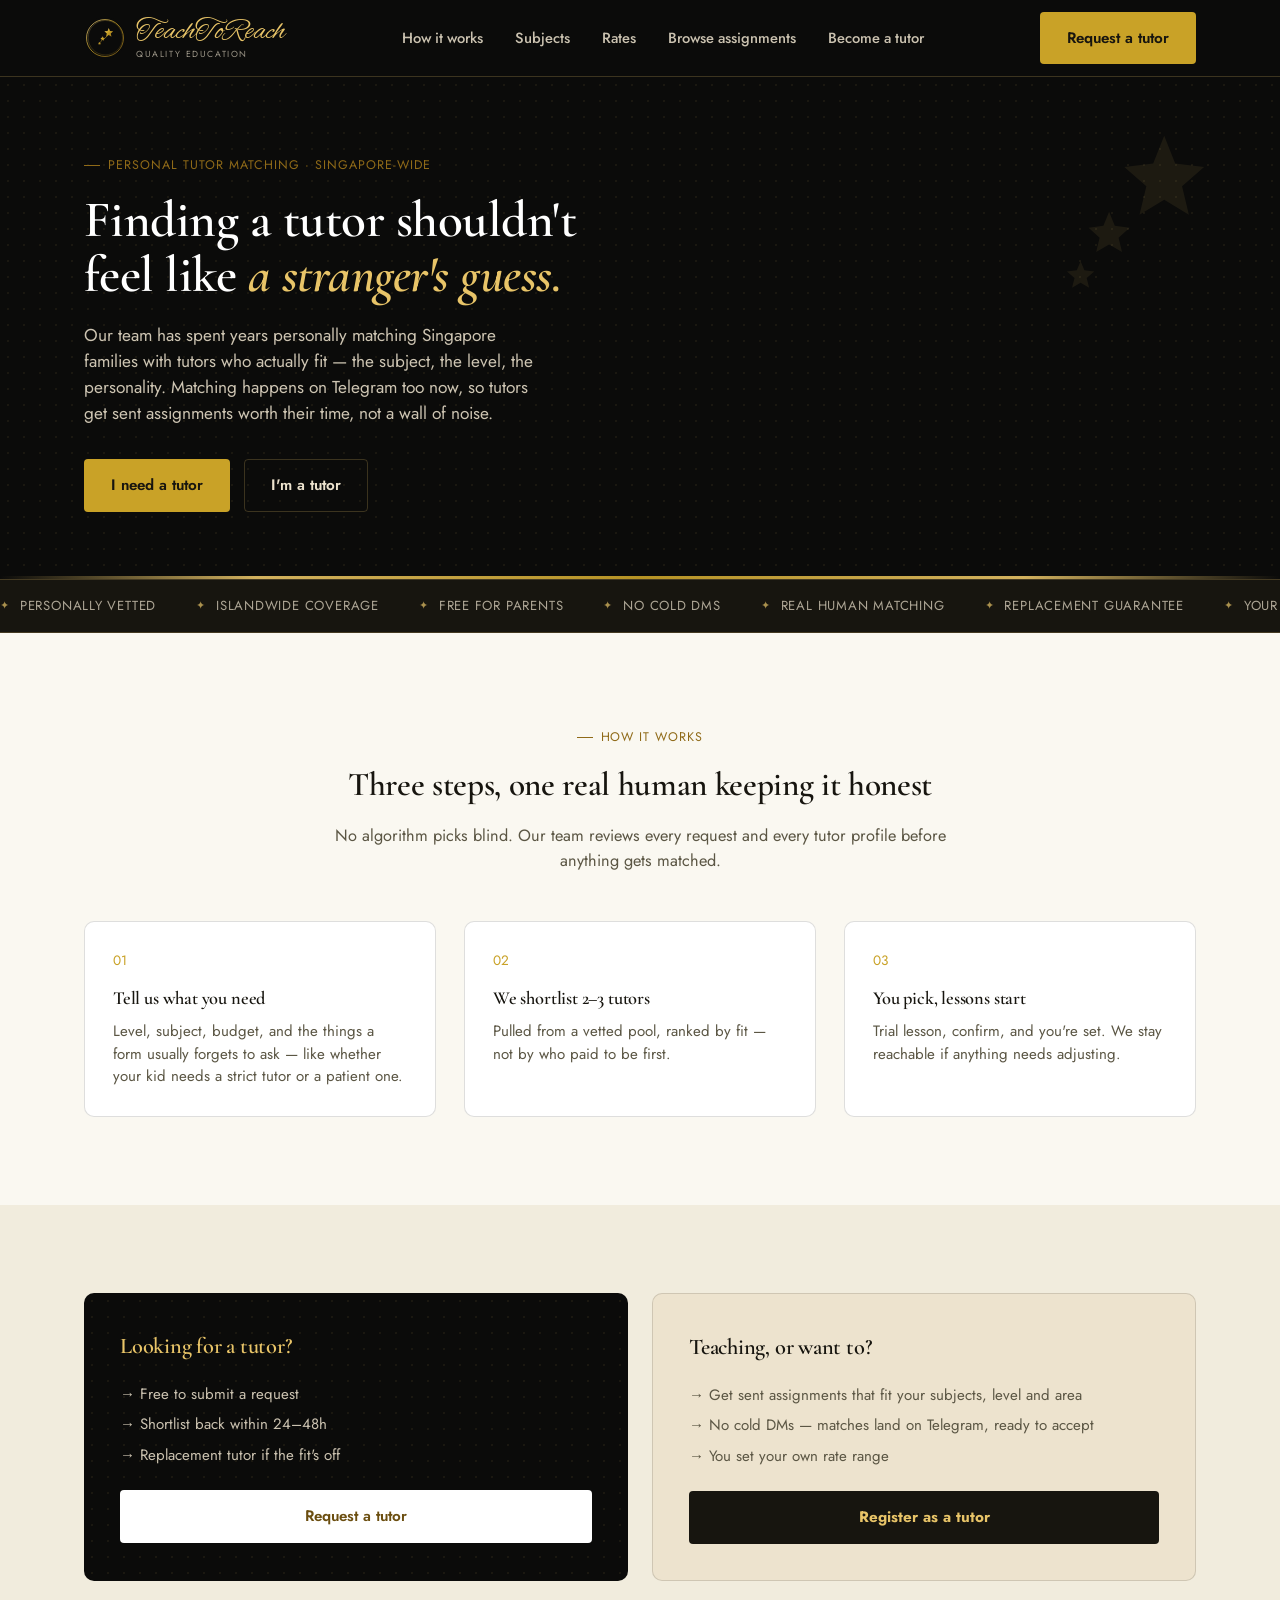
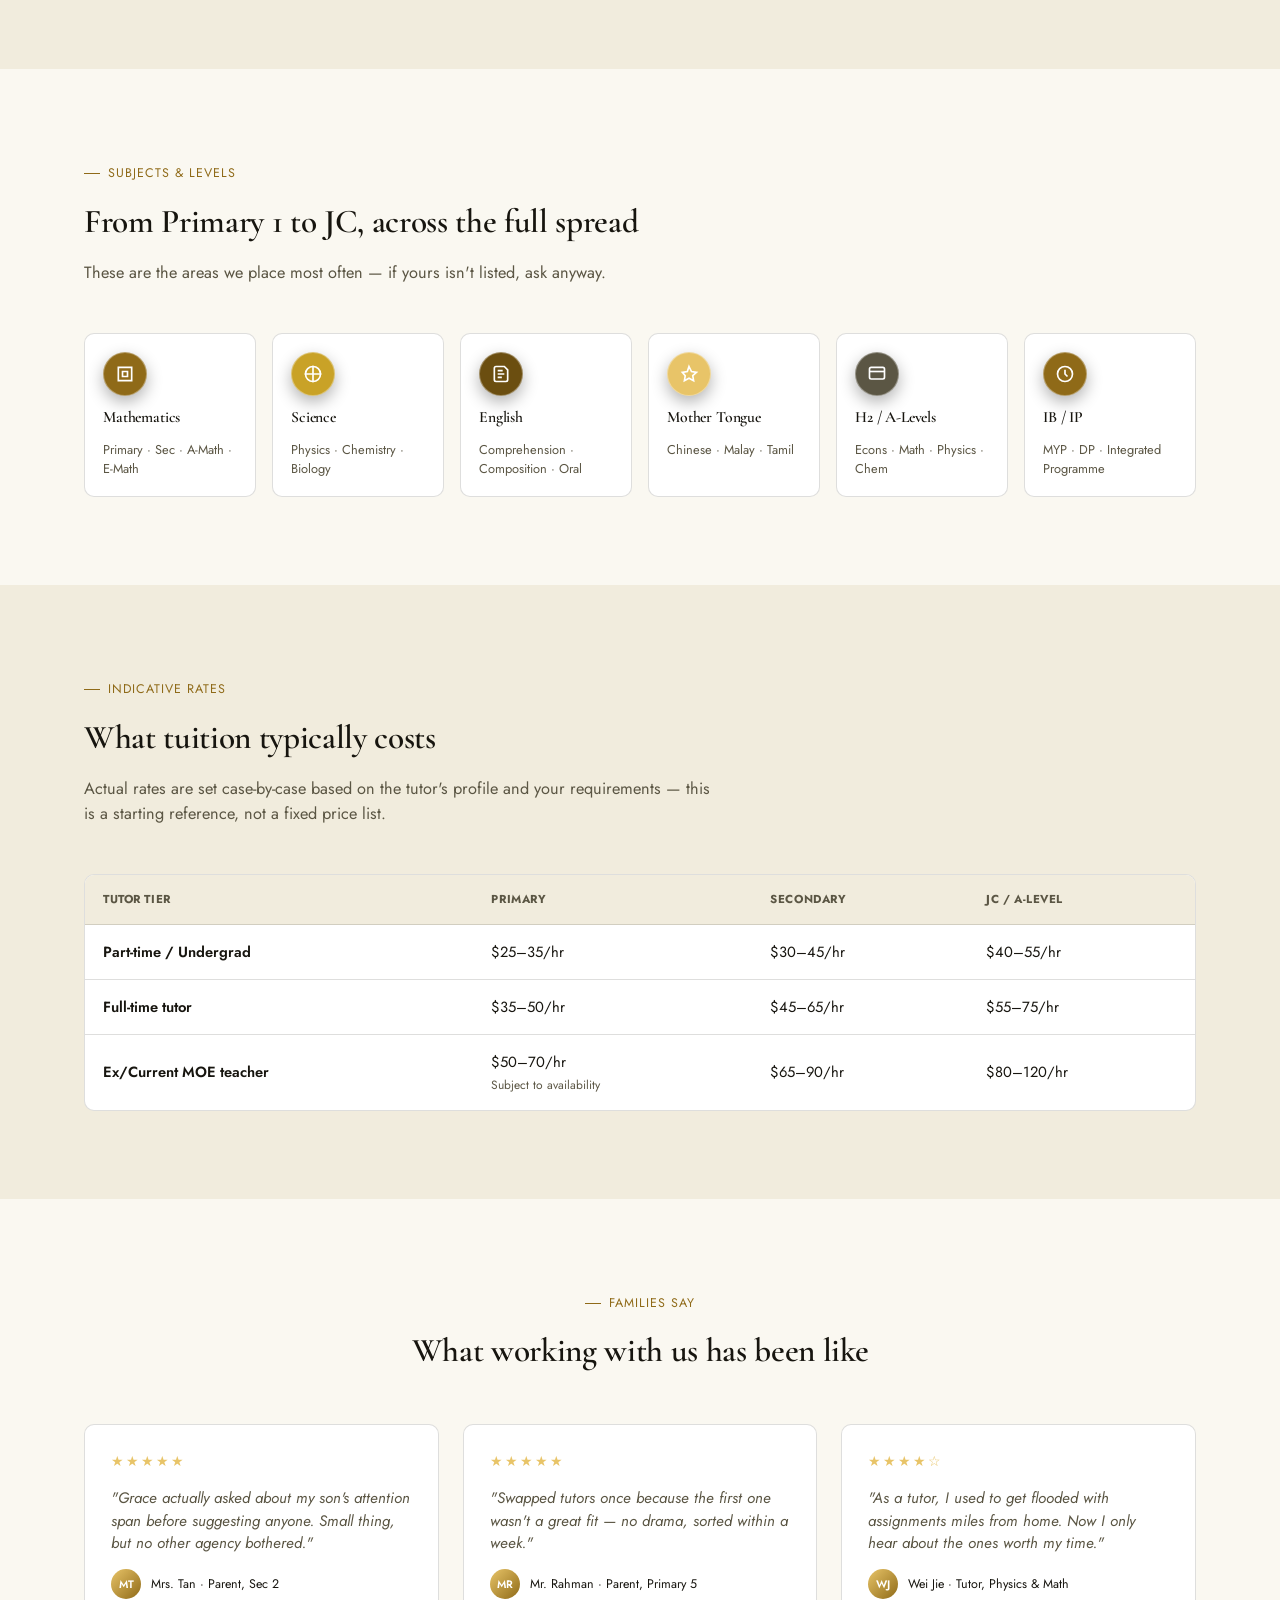
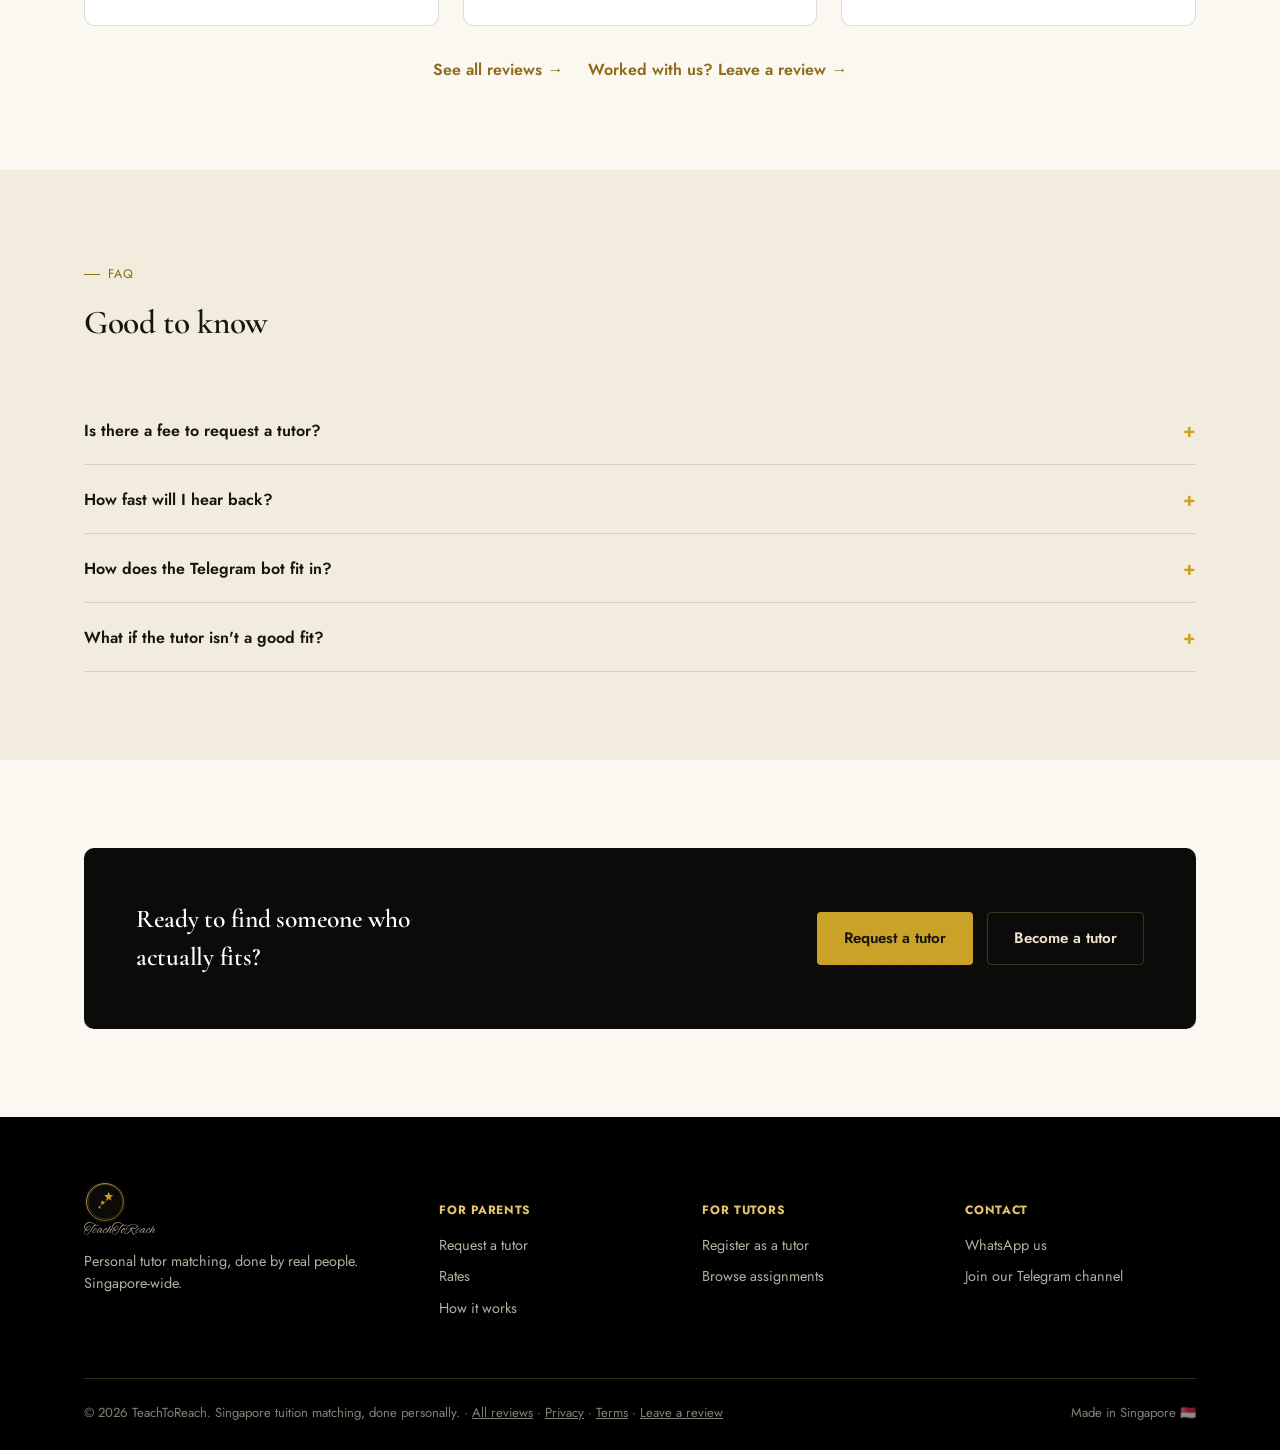
<file: index.html>
<!DOCTYPE html>
<html lang="en">
<head>
<meta charset="UTF-8">
<meta name="viewport" content="width=device-width, initial-scale=1.0">
<title>TeachToReach — Personal tutor matching in Singapore</title>
<meta name="description" content="Our team matches Singapore families with the right tutor — and tutors get matched to assignments that actually fit them, straight on Telegram.">
<meta property="og:type" content="website">
<meta property="og:site_name" content="TeachToReach">
<meta property="og:title" content="TeachToReach — Personal tutor matching in Singapore">
<meta property="og:description" content="Our team matches Singapore families with the right tutor — and tutors get matched to assignments that actually fit them, straight on Telegram.">
<meta property="og:image" content="https://teach-to-reach.netlify.app/assets/og-image.png">
<meta property="og:image:width" content="1200">
<meta property="og:image:height" content="630">
<meta property="og:url" content="https://teach-to-reach.netlify.app/">
<meta name="twitter:card" content="summary_large_image">
<meta name="twitter:title" content="TeachToReach — Personal tutor matching in Singapore">
<meta name="twitter:description" content="Our team matches Singapore families with the right tutor — and tutors get matched to assignments that actually fit them, straight on Telegram.">
<meta name="twitter:image" content="https://teach-to-reach.netlify.app/assets/og-image.png">
<link rel="icon" href="assets/logo.svg" type="image/svg+xml">
<link rel="stylesheet" href="css/styles.css?v=10">
</head>
<body>

<nav class="site-nav">
  <div class="container inner">
    <a href="index.html" class="logo"><img src="assets/logo.svg" alt="TeachToReach" class="mark"><span><span class="wordmark">TeachToReach</span><span class="logo-tagline">Quality Education</span></span></a>
    <ul class="nav-links">
      <li><a href="index.html#how-it-works">How it works</a></li>
      <li><a href="index.html#subjects">Subjects</a></li>
      <li><a href="index.html#rates">Rates</a></li>
      <li><a href="assignments.html">Browse assignments</a></li>
      <li><a href="become-tutor.html">Become a tutor</a></li>
    </ul>
    <div class="nav-cta">
      <a href="request-tutor.html" class="btn btn-coral">Request a tutor</a>
      <button class="nav-toggle" aria-label="Menu">☰</button>
    </div>
  </div>
</nav>

<header class="hero">
  <svg class="hero-deco" viewBox="0 0 200 200" xmlns="http://www.w3.org/2000/svg" aria-hidden="true">
    <path fill="#E8C468" d="M118 52 L123.8 66.6 L139 68.4 L127.4 78.6 L131 93.6 L118 85.6 L105 93.6 L108.6 78.6 L97 68.4 L112.2 66.6 Z"/>
    <path fill="#E8C468" d="M89 92 L92 99.4 L99.8 100.4 L94 105.6 L95.8 113.2 L89 109.2 L82.2 113.2 L84 105.6 L78.2 100.4 L86 99.4 Z"/>
    <path fill="#E8C468" d="M74 118 L76 122.8 L81.2 123.4 L77.2 126.9 L78.5 132 L74 129.3 L69.5 132 L70.8 126.9 L66.8 123.4 L72 122.8 Z"/>
  </svg>
  <div class="container inner">
    <div>
      <span class="eyebrow hero-enter d1">Personal tutor matching · Singapore-wide</span>
      <h1 class="hero-enter d2">Finding a tutor shouldn't feel like <em>a stranger's guess.</em></h1>
      <p class="lead hero-enter d3">Our team has spent years personally matching Singapore families with tutors who actually fit — the subject, the level, the personality. Matching happens on Telegram too now, so tutors get sent assignments worth their time, not a wall of noise.</p>
      <div class="hero-ctas hero-enter d4">
        <a href="request-tutor.html" class="btn btn-coral">I need a tutor</a>
        <a href="become-tutor.html" class="btn btn-outline-dark">I'm a tutor</a>
      </div>
    </div>

    <div class="match-card hero-enter d5" id="hero-match-card">
      <div class="tg-strip"><span class="tg-dot"></span> Telegram · TeachToReach Bot</div>
      <div class="row">
        <div class="tile-score high"><span class="num" id="hero-card-badge-num">●</span><span class="lbl" id="hero-card-badge-lbl">OPEN</span></div>
        <div>
          <h4 id="hero-card-title">Loading a live assignment…</h4>
          <div class="tags" id="hero-card-tags"></div>
          <p class="meta" id="hero-card-meta"></p>
        </div>
      </div>
      <div class="why" id="hero-card-why"></div>
    </div>
  </div>
  <div class="tile-divider"></div>
</header>

<div class="marquee-strip">
  <div class="marquee-track">
    <span>Personally Vetted</span><span>Islandwide Coverage</span><span>Free For Parents</span><span>No Cold DMs</span><span>Real Human Matching</span><span>Replacement Guarantee</span><span>Your Fit, Your Choice</span><span>Quality Education</span>
    <span>Personally Vetted</span><span>Islandwide Coverage</span><span>Free For Parents</span><span>No Cold DMs</span><span>Real Human Matching</span><span>Replacement Guarantee</span><span>Your Fit, Your Choice</span><span>Quality Education</span>
  </div>
</div>

<section id="how-it-works">
  <div class="container">
    <div class="section-head center" style="margin-left:auto;margin-right:auto;">
      <span class="eyebrow">How it works</span>
      <h2>Three steps, one real human keeping it honest</h2>
      <p>No algorithm picks blind. Our team reviews every request and every tutor profile before anything gets matched.</p>
    </div>
    <div class="steps reveal">
      <div class="step">
        <span class="n">01</span>
        <h3>Tell us what you need</h3>
        <p>Level, subject, budget, and the things a form usually forgets to ask — like whether your kid needs a strict tutor or a patient one.</p>
      </div>
      <div class="step">
        <span class="n">02</span>
        <h3>We shortlist 2–3 tutors</h3>
        <p>Pulled from a vetted pool, ranked by fit — not by who paid to be first.</p>
      </div>
      <div class="step">
        <span class="n">03</span>
        <h3>You pick, lessons start</h3>
        <p>Trial lesson, confirm, and you're set. We stay reachable if anything needs adjusting.</p>
      </div>
    </div>
  </div>
</section>

<section style="background:var(--paper-2);">
  <div class="container">
    <div class="split reveal">
      <div class="split-card parent">
        <h3>Looking for a tutor?</h3>
        <ul>
          <li>→ Free to submit a request</li>
          <li>→ Shortlist back within 24–48h</li>
          <li>→ Replacement tutor if the fit's off</li>
        </ul>
        <a href="request-tutor.html" class="btn btn-block" style="background:#fff;color:var(--jade-dark);">Request a tutor</a>
      </div>
      <div class="split-card tutor">
        <h3>Teaching, or want to?</h3>
        <ul>
          <li>→ Get sent assignments that fit your subjects, level and area</li>
          <li>→ No cold DMs — matches land on Telegram, ready to accept</li>
          <li>→ You set your own rate range</li>
        </ul>
        <a href="become-tutor.html" class="btn btn-jade btn-block">Register as a tutor</a>
      </div>
    </div>
  </div>
</section>

<section id="subjects">
  <div class="container">
    <div class="section-head">
      <span class="eyebrow">Subjects &amp; levels</span>
      <h2>From Primary 1 to JC, across the full spread</h2>
      <p>These are the areas we place most often — if yours isn't listed, ask anyway.</p>
    </div>
    <div class="subject-grid reveal">
      <div class="subject-chip">
        <div class="tile"><svg viewBox="0 0 24 24" fill="none" stroke="currentColor" stroke-width="2"><path d="M4 4h16v16H4z"/><path d="M9 9h6v6H9z"/></svg></div>
        <h4>Mathematics</h4><p>Primary · Sec · A-Math · E-Math</p>
      </div>
      <div class="subject-chip">
        <div class="tile" style="--tile-c:var(--coral);"><svg viewBox="0 0 24 24" fill="none" stroke="currentColor" stroke-width="2"><path d="M12 2v20M2 12h20"/><circle cx="12" cy="12" r="9"/></svg></div>
        <h4>Science</h4><p>Physics · Chemistry · Biology</p>
      </div>
      <div class="subject-chip">
        <div class="tile" style="--tile-c:var(--jade-dark);"><svg viewBox="0 0 24 24" fill="none" stroke="currentColor" stroke-width="2"><path d="M4 19V5a2 2 0 012-2h10l4 4v12a2 2 0 01-2 2H6a2 2 0 01-2-2z"/><path d="M8 8h6M8 12h8M8 16h5"/></svg></div>
        <h4>English</h4><p>Comprehension · Composition · Oral</p>
      </div>
      <div class="subject-chip">
        <div class="tile" style="--tile-c:var(--marigold);"><svg viewBox="0 0 24 24" fill="none" stroke="currentColor" stroke-width="2"><path d="M12 3l3 6 6 1-4.5 4 1 6-5.5-3-5.5 3 1-6L4 10l6-1z"/></svg></div>
        <h4>Mother Tongue</h4><p>Chinese · Malay · Tamil</p>
      </div>
      <div class="subject-chip">
        <div class="tile" style="--tile-c:var(--ink-soft);"><svg viewBox="0 0 24 24" fill="none" stroke="currentColor" stroke-width="2"><rect x="3" y="4" width="18" height="14" rx="2"/><path d="M3 9h18"/></svg></div>
        <h4>H2 / A-Levels</h4><p>Econs · Math · Physics · Chem</p>
      </div>
      <div class="subject-chip">
        <div class="tile" style="--tile-c:var(--jade);"><svg viewBox="0 0 24 24" fill="none" stroke="currentColor" stroke-width="2"><circle cx="12" cy="12" r="9"/><path d="M12 7v5l3 3"/></svg></div>
        <h4>IB / IP</h4><p>MYP · DP · Integrated Programme</p>
      </div>
    </div>
  </div>
</section>

<section id="rates" style="background:var(--paper-2);">
  <div class="container">
    <div class="section-head">
      <span class="eyebrow">Indicative rates</span>
      <h2>What tuition typically costs</h2>
      <p>Actual rates are set case-by-case based on the tutor's profile and your requirements — this is a starting reference, not a fixed price list.</p>
    </div>
    <div class="rates-wrap reveal">
      <table class="rates">
        <thead>
          <tr><th>Tutor tier</th><th>Primary</th><th>Secondary</th><th>JC / A-Level</th></tr>
        </thead>
        <tbody>
          <tr><td class="tier">Part-time / Undergrad</td><td>$25–35/hr</td><td>$30–45/hr</td><td>$40–55/hr</td></tr>
          <tr><td class="tier">Full-time tutor</td><td>$35–50/hr</td><td>$45–65/hr</td><td>$55–75/hr</td></tr>
          <tr><td class="tier">Ex/Current MOE teacher</td><td>$50–70/hr <span class="note">Subject to availability</span></td><td>$65–90/hr</td><td>$80–120/hr</td></tr>
        </tbody>
      </table>
    </div>
  </div>
</section>

<section>
  <div class="container">
    <div class="section-head center" style="margin-left:auto;margin-right:auto;">
      <span class="eyebrow">Families say</span>
      <h2>What working with us has been like</h2>
    </div>
    <div class="testi-grid reveal">
      <div class="testi">
        <div class="stars">★★★★★</div>
        <p>"Grace actually asked about my son's attention span before suggesting anyone. Small thing, but no other agency bothered."</p>
        <div class="who"><span class="avatar">MT</span> Mrs. Tan · Parent, Sec 2</div>
      </div>
      <div class="testi">
        <div class="stars">★★★★★</div>
        <p>"Swapped tutors once because the first one wasn't a great fit — no drama, sorted within a week."</p>
        <div class="who"><span class="avatar">MR</span> Mr. Rahman · Parent, Primary 5</div>
      </div>
      <div class="testi">
        <div class="stars">★★★★☆</div>
        <p>"As a tutor, I used to get flooded with assignments miles from home. Now I only hear about the ones worth my time."</p>
        <div class="who"><span class="avatar">WJ</span> Wei Jie · Tutor, Physics &amp; Math</div>
      </div>
    </div>
    <p style="text-align:center;margin-top:32px;display:flex;gap:24px;justify-content:center;flex-wrap:wrap;">
      <a href="reviews.html" class="btn-ghost">See all reviews</a>
      <a href="leave-a-review.html" class="btn-ghost">Worked with us? Leave a review</a>
    </p>
  </div>
</section>

<section style="background:var(--paper-2);">
  <div class="container">
    <div class="section-head">
      <span class="eyebrow">FAQ</span>
      <h2>Good to know</h2>
    </div>
    <div class="faq-list reveal">
      <div class="faq-item">
        <button class="faq-q">Is there a fee to request a tutor? <span class="plus">+</span></button>
        <div class="faq-a"><p>No — submitting a request and getting a shortlist is free for parents. Agency commission is only built into the tutor's rate.</p></div>
      </div>
      <div class="faq-item">
        <button class="faq-q">How fast will I hear back? <span class="plus">+</span></button>
        <div class="faq-a"><p>Most requests get a shortlist within 24–48 hours, depending on how niche the subject or schedule is.</p></div>
      </div>
      <div class="faq-item">
        <button class="faq-q">How does the Telegram bot fit in? <span class="plus">+</span></button>
        <div class="faq-a"><p>Once you're registered as a tutor, the bot sends you new assignments that match your subjects, levels, location and rate — you accept or pass with one tap, instead of scrolling a group chat.</p></div>
      </div>
      <div class="faq-item">
        <button class="faq-q">What if the tutor isn't a good fit? <span class="plus">+</span></button>
        <div class="faq-a"><p>Let us know within the first couple of lessons and we'll find a replacement — no extra agency fee for the swap.</p></div>
      </div>
    </div>
  </div>
</section>

<section>
  <div class="container">
    <div class="cta-band reveal">
      <h2>Ready to find someone who actually fits?</h2>
      <div style="display:flex;gap:14px;flex-wrap:wrap;">
        <a href="request-tutor.html" class="btn btn-coral">Request a tutor</a>
        <a href="become-tutor.html" class="btn btn-outline-dark">Become a tutor</a>
      </div>
    </div>
  </div>
</section>

<footer>
  <div class="container">
    <div class="footer-grid">
      <div>
        <a href="index.html" class="logo" style="margin-bottom:14px;"><img src="assets/logo.svg" alt="TeachToReach" class="mark">TeachToReach</a>
        <p>Personal tutor matching, done by real people. Singapore-wide.</p>
      </div>
      <div>
        <h5>For parents</h5>
        <a href="request-tutor.html">Request a tutor</a>
        <a href="index.html#rates">Rates</a>
        <a href="index.html#how-it-works">How it works</a>
      </div>
      <div>
        <h5>For tutors</h5>
        <a href="become-tutor.html">Register as a tutor</a>
        <a href="assignments.html">Browse assignments</a>
      </div>
      <div>
        <h5>Contact</h5>
        <a href="#">WhatsApp us</a>
        <a href="https://t.me/tuitionassignmentsttrsg" target="_blank" rel="noopener">Join our Telegram channel</a>
      </div>
    </div>
    <div class="foot-bottom">
      <span>© 2026 TeachToReach. Singapore tuition matching, done personally. · <a href="reviews.html" style="text-decoration:underline;">All reviews</a> · <a href="privacy.html" style="text-decoration:underline;">Privacy</a> · <a href="terms.html" style="text-decoration:underline;">Terms</a> · <a href="leave-a-review.html" style="text-decoration:underline;">Leave a review</a></span>
      <span>Made in Singapore 🇸🇬</span>
    </div>
  </div>
</footer>

<script src="js/main.js?v=10"></script>
</body>
</html>
</file>
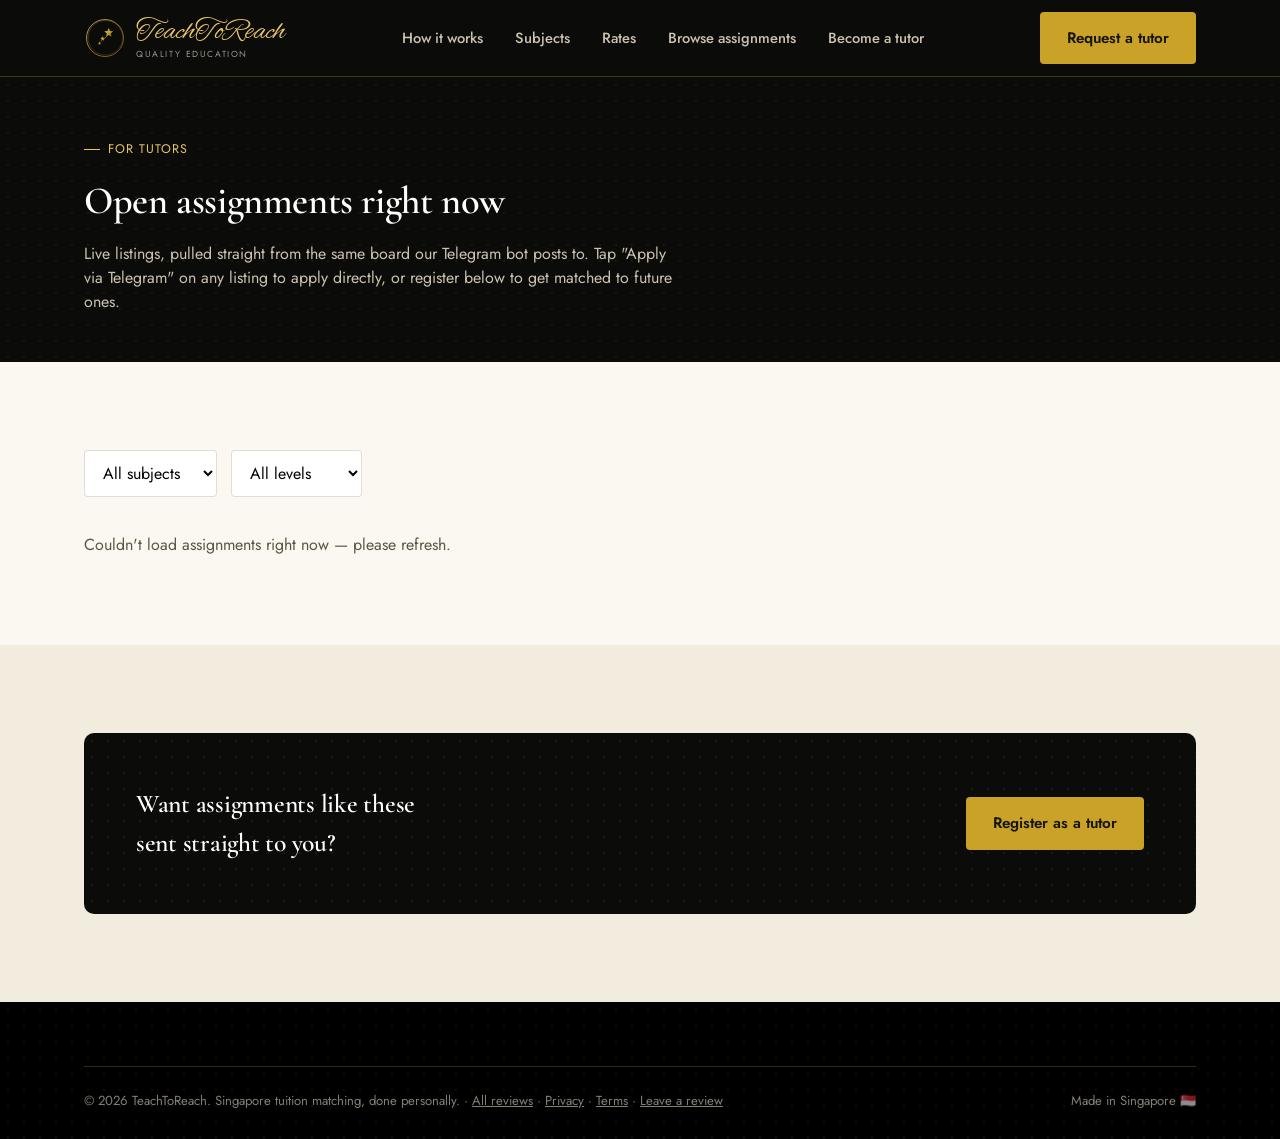
<file: assignments.html>
<!DOCTYPE html>
<html lang="en">
<head>
<meta charset="UTF-8">
<meta name="viewport" content="width=device-width, initial-scale=1.0">
<title>Browse assignments — TeachToReach</title>
<meta name="description" content="A look at the kind of assignments TeachToReach tutors get matched to, ranked by fit.">
<meta property="og:type" content="website">
<meta property="og:site_name" content="TeachToReach">
<meta property="og:title" content="Browse assignments — TeachToReach">
<meta property="og:description" content="A look at the kind of assignments TeachToReach tutors get matched to, ranked by fit.">
<meta property="og:image" content="https://teach-to-reach.netlify.app/assets/og-image.png">
<meta property="og:image:width" content="1200">
<meta property="og:image:height" content="630">
<meta property="og:url" content="https://teach-to-reach.netlify.app/assignments.html">
<meta name="twitter:card" content="summary_large_image">
<meta name="twitter:title" content="Browse assignments — TeachToReach">
<meta name="twitter:description" content="A look at the kind of assignments TeachToReach tutors get matched to, ranked by fit.">
<meta name="twitter:image" content="https://teach-to-reach.netlify.app/assets/og-image.png">
<link rel="icon" href="assets/logo.svg" type="image/svg+xml">
<link rel="stylesheet" href="css/styles.css?v=10">
</head>
<body>

<nav class="site-nav">
  <div class="container inner">
    <a href="index.html" class="logo"><img src="assets/logo.svg" alt="TeachToReach" class="mark"><span><span class="wordmark">TeachToReach</span><span class="logo-tagline">Quality Education</span></span></a>
    <ul class="nav-links">
      <li><a href="index.html#how-it-works">How it works</a></li>
      <li><a href="index.html#subjects">Subjects</a></li>
      <li><a href="index.html#rates">Rates</a></li>
      <li><a href="assignments.html">Browse assignments</a></li>
      <li><a href="become-tutor.html">Become a tutor</a></li>
    </ul>
    <div class="nav-cta">
      <a href="request-tutor.html" class="btn btn-coral">Request a tutor</a>
      <button class="nav-toggle" aria-label="Menu">☰</button>
    </div>
  </div>
</nav>

<header class="page-head">
  <div class="container">
    <span class="eyebrow">For tutors</span>
    <h1>Open assignments right now</h1>
    <p>Live listings, pulled straight from the same board our Telegram bot posts to. Tap "Apply via Telegram" on any listing to apply directly, or register below to get matched to future ones.</p>
  </div>
</header>

<section>
  <div class="container">
    <div class="filters">
      <select id="filter-subject">
        <option value="all">All subjects</option>
        <option value="Mathematics">Mathematics</option>
        <option value="Physics">Physics</option>
        <option value="Chemistry">Chemistry</option>
        <option value="Biology">Biology</option>
        <option value="Science">Science</option>
        <option value="English">English</option>
        <option value="Chinese">Chinese</option>
        <option value="Economics">Economics</option>
      </select>
      <select id="filter-level">
        <option value="all">All levels</option>
        <option value="Preschool">Preschool</option>
        <option value="Primary">Primary</option>
        <option value="Secondary">Secondary</option>
        <option value="JC/A-Level">JC / A-Level</option>
        <option value="IB/IP">IB / IP</option>
        <option value="Polytechnic">Polytechnic</option>
      </select>
    </div>

    <div class="assignment-grid reveal">
      <p style="color:var(--ink-soft);">Loading open assignments…</p>
    </div>
  </div>
</section>

<section style="background:var(--paper-2);">
  <div class="container">
    <div class="cta-band" style="background:var(--teal-deep);">
      <h2>Want assignments like these sent straight to you?</h2>
      <a href="become-tutor.html" class="btn btn-coral">Register as a tutor</a>
    </div>
  </div>
</section>

<footer>
  <div class="container">
    <div class="foot-bottom">
      <span>© 2026 TeachToReach. Singapore tuition matching, done personally. · <a href="reviews.html" style="text-decoration:underline;">All reviews</a> · <a href="privacy.html" style="text-decoration:underline;">Privacy</a> · <a href="terms.html" style="text-decoration:underline;">Terms</a> · <a href="leave-a-review.html" style="text-decoration:underline;">Leave a review</a></span>
      <span>Made in Singapore 🇸🇬</span>
    </div>
  </div>
</footer>

<script src="js/main.js?v=10"></script>
</body>
</html>
</file>
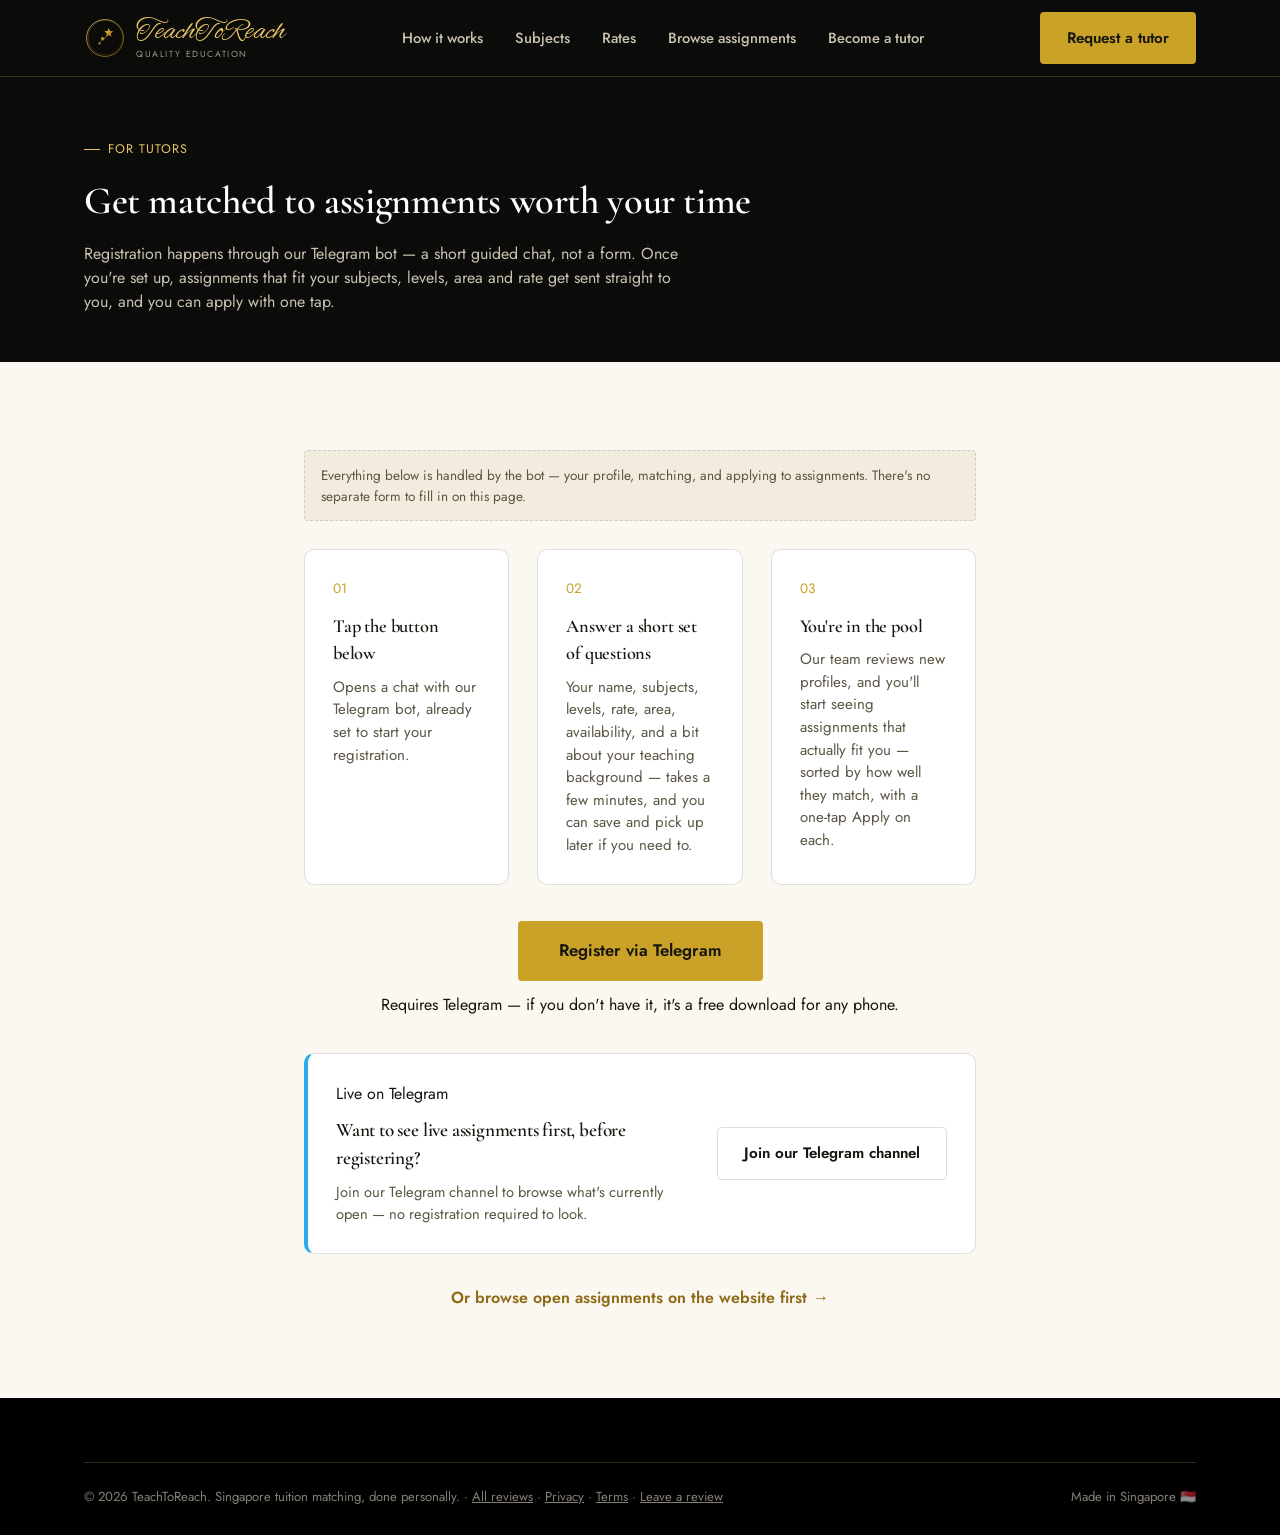
<file: become-tutor.html>
<!DOCTYPE html>
<html lang="en">
<head>
<meta charset="UTF-8">
<meta name="viewport" content="width=device-width, initial-scale=1.0">
<title>Become a tutor — TeachToReach</title>
<meta name="description" content="Register as a tutor with TeachToReach through our Telegram bot and get matched to assignments that fit your subjects, levels, location and rate.">
<meta property="og:type" content="website">
<meta property="og:site_name" content="TeachToReach">
<meta property="og:title" content="Become a tutor — TeachToReach">
<meta property="og:description" content="Register as a tutor with TeachToReach through our Telegram bot and get matched to assignments that fit your subjects, levels, location and rate.">
<meta property="og:image" content="https://teach-to-reach.netlify.app/assets/og-image.png">
<meta property="og:image:width" content="1200">
<meta property="og:image:height" content="630">
<meta property="og:url" content="https://teach-to-reach.netlify.app/become-tutor.html">
<meta name="twitter:card" content="summary_large_image">
<meta name="twitter:title" content="Become a tutor — TeachToReach">
<meta name="twitter:description" content="Register as a tutor with TeachToReach through our Telegram bot and get matched to assignments that fit your subjects, levels, location and rate.">
<meta name="twitter:image" content="https://teach-to-reach.netlify.app/assets/og-image.png">
<link rel="icon" href="assets/logo.svg" type="image/svg+xml">
<link rel="stylesheet" href="css/styles.css?v=10">
</head>
<body>

<nav class="site-nav">
  <div class="container inner">
    <a href="index.html" class="logo"><img src="assets/logo.svg" alt="TeachToReach" class="mark"><span><span class="wordmark">TeachToReach</span><span class="logo-tagline">Quality Education</span></span></a>
    <ul class="nav-links">
      <li><a href="index.html#how-it-works">How it works</a></li>
      <li><a href="index.html#subjects">Subjects</a></li>
      <li><a href="index.html#rates">Rates</a></li>
      <li><a href="assignments.html">Browse assignments</a></li>
      <li><a href="become-tutor.html">Become a tutor</a></li>
    </ul>
    <div class="nav-cta">
      <a href="request-tutor.html" class="btn btn-coral">Request a tutor</a>
      <button class="nav-toggle" aria-label="Menu">☰</button>
    </div>
  </div>
</nav>

<header class="page-head">
  <div class="container">
    <span class="eyebrow">For tutors</span>
    <h1>Get matched to assignments worth your time</h1>
    <p>Registration happens through our Telegram bot — a short guided chat, not a form. Once you're set up, assignments that fit your subjects, levels, area and rate get sent straight to you, and you can apply with one tap.</p>
  </div>
</header>

<section>
  <div class="container" style="max-width:720px;">
    <div class="notice">Everything below is handled by the bot — your profile, matching, and applying to assignments. There's no separate form to fill in on this page.</div>

    <div class="steps reveal">
      <div class="step">
        <span class="n">01</span>
        <h3>Tap the button below</h3>
        <p>Opens a chat with our Telegram bot, already set to start your registration.</p>
      </div>
      <div class="step">
        <span class="n">02</span>
        <h3>Answer a short set of questions</h3>
        <p>Your name, subjects, levels, rate, area, availability, and a bit about your teaching background — takes a few minutes, and you can save and pick up later if you need to.</p>
      </div>
      <div class="step">
        <span class="n">03</span>
        <h3>You're in the pool</h3>
        <p>Our team reviews new profiles, and you'll start seeing assignments that actually fit you — sorted by how well they match, with a one-tap Apply on each.</p>
      </div>
    </div>

    <div style="text-align:center;margin:36px 0;">
      <a href="https://t.me/TeachToReachBot?start=register" target="_blank" rel="noopener" class="btn btn-coral" style="padding:16px 40px;font-size:1.05rem;">Register via Telegram</a>
      <p class="hint" style="margin-top:12px;">Requires Telegram — if you don't have it, it's a free download for any phone.</p>
    </div>

    <div class="telegram-cta">
      <div class="telegram-cta-text">
        <div class="tg-strip"><span class="tg-dot"></span> Live on Telegram</div>
        <h3>Want to see live assignments first, before registering?</h3>
        <p>Join our Telegram channel to browse what's currently open — no registration required to look.</p>
      </div>
      <a href="https://t.me/tuitionassignmentsttrsg" target="_blank" rel="noopener" class="btn btn-outline telegram-cta-btn">Join our Telegram channel</a>
    </div>

    <p style="text-align:center;margin-top:32px;">
      <a href="assignments.html" class="btn-ghost">Or browse open assignments on the website first</a>
    </p>
  </div>
</section>

<footer>
  <div class="container">
    <div class="foot-bottom">
      <span>© 2026 TeachToReach. Singapore tuition matching, done personally. · <a href="reviews.html" style="text-decoration:underline;">All reviews</a> · <a href="privacy.html" style="text-decoration:underline;">Privacy</a> · <a href="terms.html" style="text-decoration:underline;">Terms</a> · <a href="leave-a-review.html" style="text-decoration:underline;">Leave a review</a></span>
      <span>Made in Singapore 🇸🇬</span>
    </div>
  </div>
</footer>

<script src="js/main.js?v=10"></script>
</body>
</html>
</file>
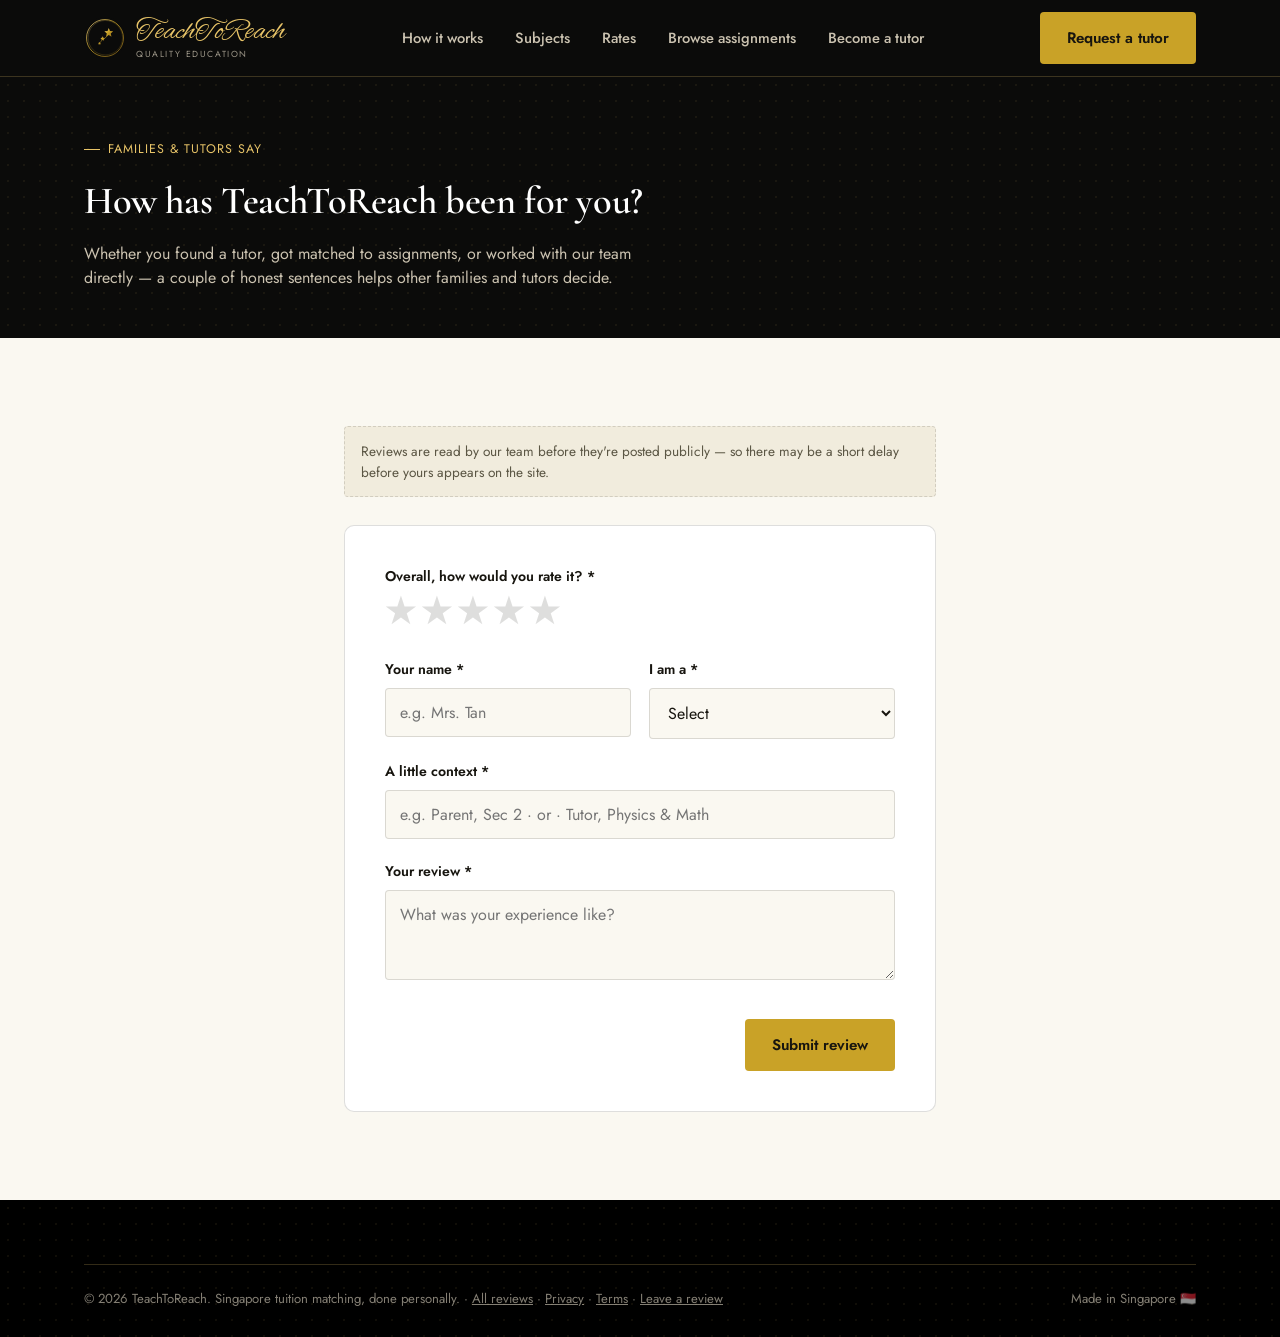
<file: leave-a-review.html>
<!DOCTYPE html>
<html lang="en">
<head>
<meta charset="UTF-8">
<meta name="viewport" content="width=device-width, initial-scale=1.0">
<title>Leave a review — TeachToReach</title>
<meta name="description" content="Tell other parents and tutors what working with TeachToReach has been like.">
<meta property="og:type" content="website">
<meta property="og:site_name" content="TeachToReach">
<meta property="og:title" content="Leave a review — TeachToReach">
<meta property="og:description" content="Tell other parents and tutors what working with TeachToReach has been like.">
<meta property="og:image" content="https://teach-to-reach.netlify.app/assets/og-image.png">
<meta property="og:image:width" content="1200">
<meta property="og:image:height" content="630">
<meta property="og:url" content="https://teach-to-reach.netlify.app/leave-a-review.html">
<meta name="twitter:card" content="summary_large_image">
<meta name="twitter:title" content="Leave a review — TeachToReach">
<meta name="twitter:description" content="Tell other parents and tutors what working with TeachToReach has been like.">
<meta name="twitter:image" content="https://teach-to-reach.netlify.app/assets/og-image.png">
<link rel="icon" href="assets/logo.svg" type="image/svg+xml">
<link rel="stylesheet" href="css/styles.css?v=10">
</head>
<body>

<nav class="site-nav">
  <div class="container inner">
    <a href="index.html" class="logo"><img src="assets/logo.svg" alt="TeachToReach" class="mark"><span><span class="wordmark">TeachToReach</span><span class="logo-tagline">Quality Education</span></span></a>
    <ul class="nav-links">
      <li><a href="index.html#how-it-works">How it works</a></li>
      <li><a href="index.html#subjects">Subjects</a></li>
      <li><a href="index.html#rates">Rates</a></li>
      <li><a href="assignments.html">Browse assignments</a></li>
      <li><a href="become-tutor.html">Become a tutor</a></li>
    </ul>
    <div class="nav-cta">
      <a href="request-tutor.html" class="btn btn-coral">Request a tutor</a>
      <button class="nav-toggle" aria-label="Menu">☰</button>
    </div>
  </div>
</nav>

<header class="page-head">
  <div class="container">
    <span class="eyebrow">Families &amp; tutors say</span>
    <h1>How has TeachToReach been for you?</h1>
    <p>Whether you found a tutor, got matched to assignments, or worked with our team directly — a couple of honest sentences helps other families and tutors decide.</p>
  </div>
</header>

<section>
  <div class="container" style="max-width:640px;">
    <div class="notice">Reviews are read by our team before they're posted publicly — so there may be a short delay before yours appears on the site.</div>

    <form id="review-form" class="form-shell">
      <div style="position:absolute;left:-9999px;" aria-hidden="true">
        <label for="hp_website">Leave this field blank</label>
        <input type="text" id="hp_website" name="hp_website" tabindex="-1" autocomplete="off">
      </div>
      <div class="field">
        <label>Overall, how would you rate it? *</label>
        <div class="star-input">
          <input type="radio" name="rating" id="star5" value="5"><label for="star5" title="5 stars">★</label>
          <input type="radio" name="rating" id="star4" value="4"><label for="star4" title="4 stars">★</label>
          <input type="radio" name="rating" id="star3" value="3"><label for="star3" title="3 stars">★</label>
          <input type="radio" name="rating" id="star2" value="2"><label for="star2" title="2 stars">★</label>
          <input type="radio" name="rating" id="star1" value="1"><label for="star1" title="1 star">★</label>
        </div>
      </div>

      <div class="grid-2">
        <div class="field">
          <label for="author_name">Your name *</label>
          <input type="text" id="author_name" name="author_name" required placeholder="e.g. Mrs. Tan">
        </div>
        <div class="field">
          <label for="role">I am a *</label>
          <select id="role" name="role" required>
            <option value="">Select</option>
            <option value="Parent">Parent</option>
            <option value="Tutor">Tutor</option>
          </select>
        </div>
      </div>

      <div class="field">
        <label for="context">A little context *</label>
        <input type="text" id="context" name="context" required placeholder="e.g. Parent, Sec 2 · or · Tutor, Physics &amp; Math">
      </div>

      <div class="field">
        <label for="review_text">Your review *</label>
        <textarea id="review_text" name="review_text" required placeholder="What was your experience like?"></textarea>
      </div>

      <p class="form-error" style="display:none;"></p>
      <div class="form-nav">
        <span></span>
        <button type="submit" class="btn btn-coral">Submit review</button>
      </div>
    </form>

    <div class="review-success" style="display:none;">
      <div class="success-pane">
        <div class="tile tile-score high"><span class="num">✓</span></div>
        <h3>Thank you!</h3>
        <p>Our team will take a look and get it posted soon.</p>
        <a href="index.html" class="btn btn-jade">Back to home</a>
      </div>
    </div>
  </div>
</section>

<footer>
  <div class="container">
    <div class="foot-bottom">
      <span>© 2026 TeachToReach. Singapore tuition matching, done personally. · <a href="reviews.html" style="text-decoration:underline;">All reviews</a> · <a href="privacy.html" style="text-decoration:underline;">Privacy</a> · <a href="terms.html" style="text-decoration:underline;">Terms</a> · <a href="leave-a-review.html" style="text-decoration:underline;">Leave a review</a></span>
      <span>Made in Singapore 🇸🇬</span>
    </div>
  </div>
</footer>

<script src="js/main.js?v=10"></script>
</body>
</html>
</file>
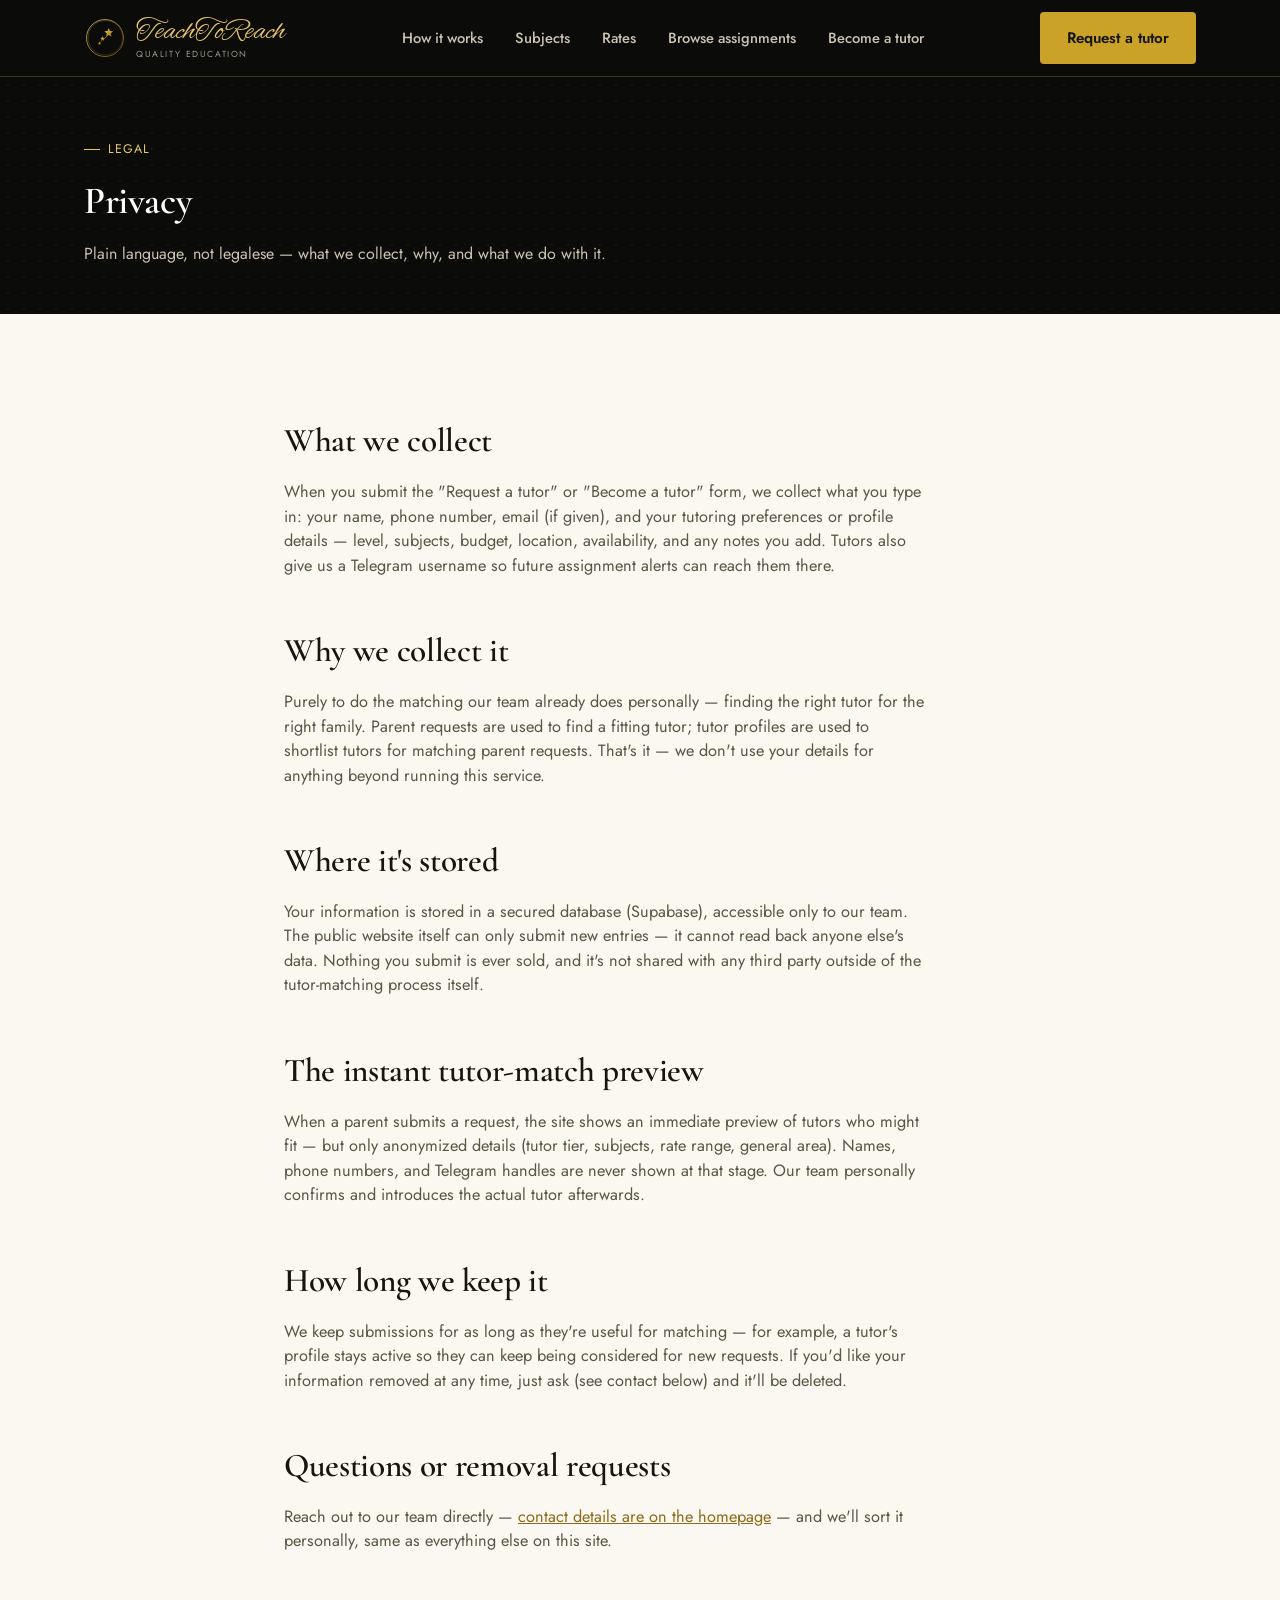
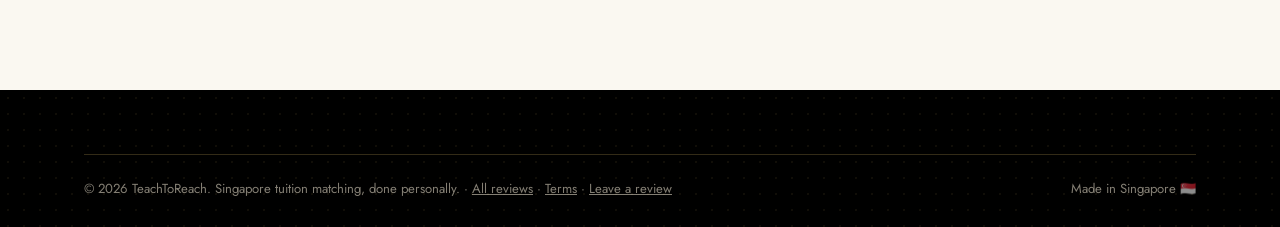
<file: privacy.html>
<!DOCTYPE html>
<html lang="en">
<head>
<meta charset="UTF-8">
<meta name="viewport" content="width=device-width, initial-scale=1.0">
<title>Privacy — TeachToReach</title>
<meta name="description" content="How TeachToReach collects, stores, and uses the information you share with us.">
<link rel="icon" href="assets/logo.svg" type="image/svg+xml">
<link rel="stylesheet" href="css/styles.css?v=10">
</head>
<body>

<nav class="site-nav">
  <div class="container inner">
    <a href="index.html" class="logo"><img src="assets/logo.svg" alt="TeachToReach" class="mark"><span><span class="wordmark">TeachToReach</span><span class="logo-tagline">Quality Education</span></span></a>
    <ul class="nav-links">
      <li><a href="index.html#how-it-works">How it works</a></li>
      <li><a href="index.html#subjects">Subjects</a></li>
      <li><a href="index.html#rates">Rates</a></li>
      <li><a href="assignments.html">Browse assignments</a></li>
      <li><a href="become-tutor.html">Become a tutor</a></li>
    </ul>
    <div class="nav-cta">
      <a href="request-tutor.html" class="btn btn-coral">Request a tutor</a>
      <button class="nav-toggle" aria-label="Menu">☰</button>
    </div>
  </div>
</nav>

<header class="page-head">
  <div class="container">
    <span class="eyebrow">Legal</span>
    <h1>Privacy</h1>
    <p>Plain language, not legalese — what we collect, why, and what we do with it.</p>
  </div>
</header>

<section>
  <div class="container" style="max-width:760px;">
    <div class="section-head">
      <h2>What we collect</h2>
      <p>When you submit the "Request a tutor" or "Become a tutor" form, we collect what you type in: your name, phone number, email (if given), and your tutoring preferences or profile details — level, subjects, budget, location, availability, and any notes you add. Tutors also give us a Telegram username so future assignment alerts can reach them there.</p>
    </div>

    <div class="section-head">
      <h2>Why we collect it</h2>
      <p>Purely to do the matching our team already does personally — finding the right tutor for the right family. Parent requests are used to find a fitting tutor; tutor profiles are used to shortlist tutors for matching parent requests. That's it — we don't use your details for anything beyond running this service.</p>
    </div>

    <div class="section-head">
      <h2>Where it's stored</h2>
      <p>Your information is stored in a secured database (Supabase), accessible only to our team. The public website itself can only submit new entries — it cannot read back anyone else's data. Nothing you submit is ever sold, and it's not shared with any third party outside of the tutor-matching process itself.</p>
    </div>

    <div class="section-head">
      <h2>The instant tutor-match preview</h2>
      <p>When a parent submits a request, the site shows an immediate preview of tutors who might fit — but only anonymized details (tutor tier, subjects, rate range, general area). Names, phone numbers, and Telegram handles are never shown at that stage. Our team personally confirms and introduces the actual tutor afterwards.</p>
    </div>

    <div class="section-head">
      <h2>How long we keep it</h2>
      <p>We keep submissions for as long as they're useful for matching — for example, a tutor's profile stays active so they can keep being considered for new requests. If you'd like your information removed at any time, just ask (see contact below) and it'll be deleted.</p>
    </div>

    <div class="section-head">
      <h2>Questions or removal requests</h2>
      <p>Reach out to our team directly — <a href="index.html" style="color:var(--jade);text-decoration:underline;">contact details are on the homepage</a> — and we'll sort it personally, same as everything else on this site.</p>
    </div>
  </div>
</section>

<footer>
  <div class="container">
    <div class="foot-bottom">
      <span>© 2026 TeachToReach. Singapore tuition matching, done personally. · <a href="reviews.html" style="text-decoration:underline;">All reviews</a> · <a href="terms.html" style="text-decoration:underline;">Terms</a> · <a href="leave-a-review.html" style="text-decoration:underline;">Leave a review</a></span>
      <span>Made in Singapore 🇸🇬</span>
    </div>
  </div>
</footer>

<script src="js/main.js?v=10"></script>
</body>
</html>
</file>
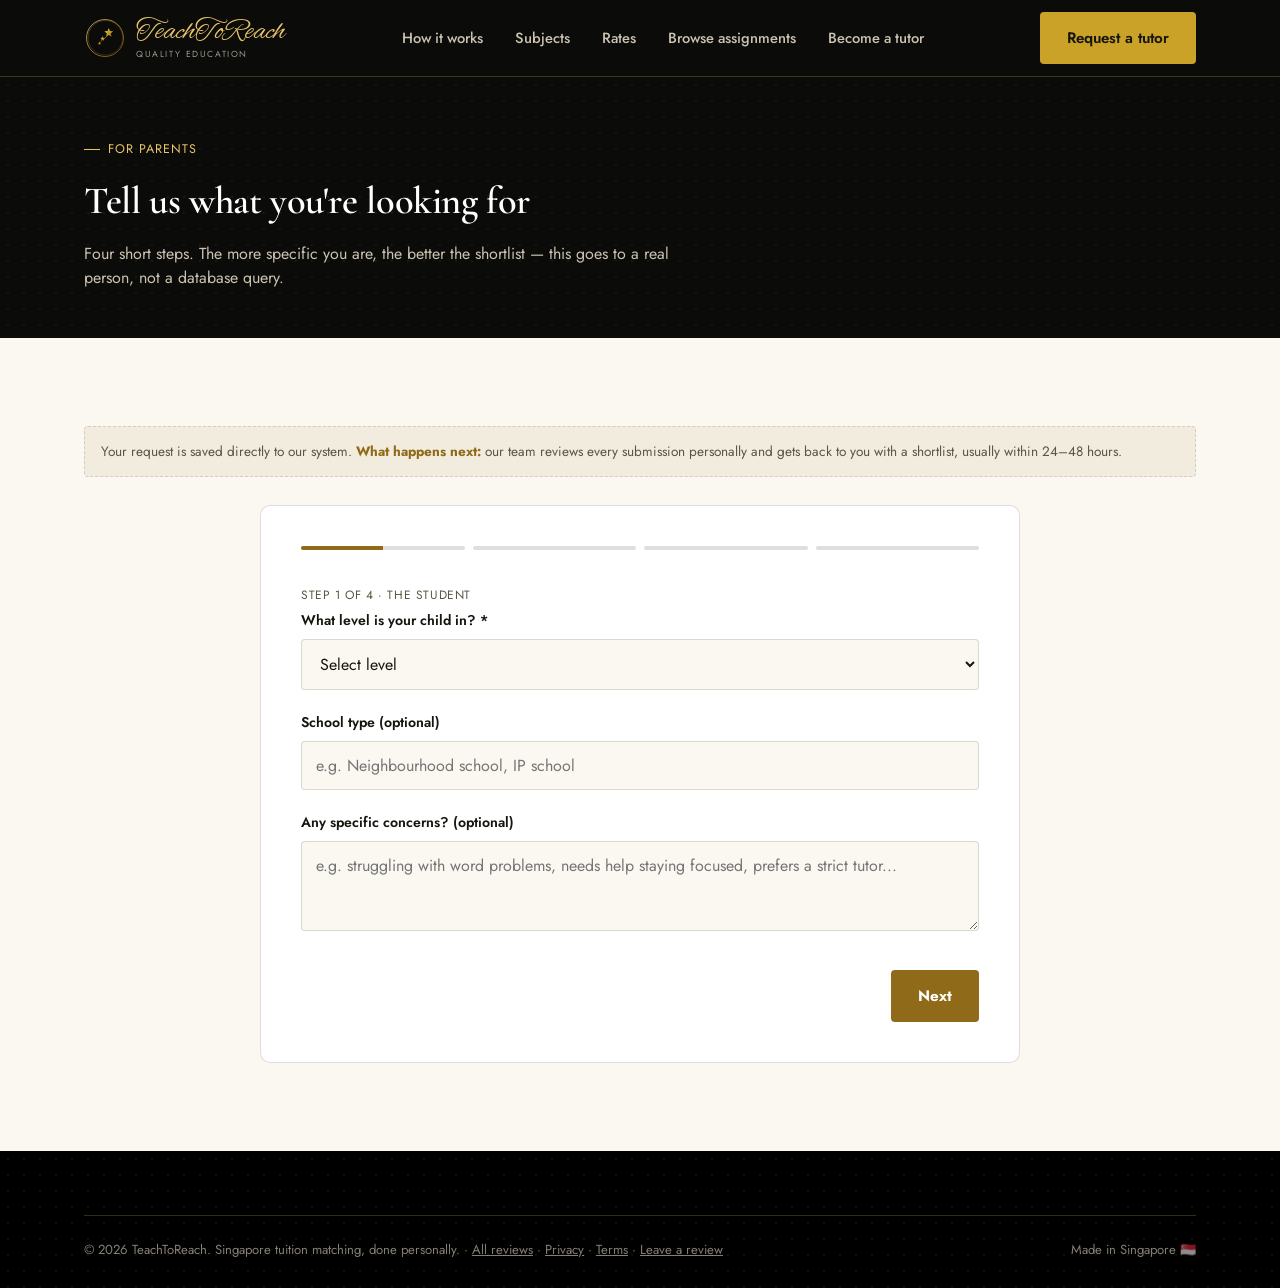
<file: request-tutor.html>
<!DOCTYPE html>
<html lang="en">
<head>
<meta charset="UTF-8">
<meta name="viewport" content="width=device-width, initial-scale=1.0">
<title>Request a tutor — TeachToReach</title>
<meta name="description" content="Tell us what you're looking for — level, subjects, schedule and budget — and get personally matched with a vetted Singapore tutor.">
<meta property="og:type" content="website">
<meta property="og:site_name" content="TeachToReach">
<meta property="og:title" content="Request a tutor — TeachToReach">
<meta property="og:description" content="Tell us what you're looking for — level, subjects, schedule and budget — and get personally matched with a vetted Singapore tutor.">
<meta property="og:image" content="https://teach-to-reach.netlify.app/assets/og-image.png">
<meta property="og:image:width" content="1200">
<meta property="og:image:height" content="630">
<meta property="og:url" content="https://teach-to-reach.netlify.app/request-tutor.html">
<meta name="twitter:card" content="summary_large_image">
<meta name="twitter:title" content="Request a tutor — TeachToReach">
<meta name="twitter:description" content="Tell us what you're looking for — level, subjects, schedule and budget — and get personally matched with a vetted Singapore tutor.">
<meta name="twitter:image" content="https://teach-to-reach.netlify.app/assets/og-image.png">
<link rel="icon" href="assets/logo.svg" type="image/svg+xml">
<link rel="stylesheet" href="css/styles.css?v=10">
</head>
<body>

<nav class="site-nav">
  <div class="container inner">
    <a href="index.html" class="logo"><img src="assets/logo.svg" alt="TeachToReach" class="mark"><span><span class="wordmark">TeachToReach</span><span class="logo-tagline">Quality Education</span></span></a>
    <ul class="nav-links">
      <li><a href="index.html#how-it-works">How it works</a></li>
      <li><a href="index.html#subjects">Subjects</a></li>
      <li><a href="index.html#rates">Rates</a></li>
      <li><a href="assignments.html">Browse assignments</a></li>
      <li><a href="become-tutor.html">Become a tutor</a></li>
    </ul>
    <div class="nav-cta">
      <a href="request-tutor.html" class="btn btn-coral">Request a tutor</a>
      <button class="nav-toggle" aria-label="Menu">☰</button>
    </div>
  </div>
</nav>

<header class="page-head">
  <div class="container">
    <span class="eyebrow">For parents</span>
    <h1>Tell us what you're looking for</h1>
    <p>Four short steps. The more specific you are, the better the shortlist — this goes to a real person, not a database query.</p>
  </div>
</header>

<section>
  <div class="container">
    <div class="notice">Your request is saved directly to our system. <b>What happens next:</b> our team reviews every submission personally and gets back to you with a shortlist, usually within 24–48 hours.</div>

    <form id="request-form" class="form-shell">
      <div style="position:absolute;left:-9999px;" aria-hidden="true">
        <label for="hp_website">Leave this field blank</label>
        <input type="text" id="hp_website" name="hp_website" tabindex="-1" autocomplete="off">
      </div>
      <div class="progress">
        <div class="bar active"><span></span></div>
        <div class="bar"><span></span></div>
        <div class="bar"><span></span></div>
        <div class="bar"><span></span></div>
      </div>

      <!-- Step 1: Student & level -->
      <div class="step-pane active">
        <span class="step-label">Step 1 of 4 · The student</span>
        <div class="field">
          <label for="student_level">What level is your child in? *</label>
          <select id="student_level" name="student_level" required>
            <option value="">Select level</option>
            <option>Preschool / Kindergarten</option>
            <option>Primary 1–3</option>
            <option>Primary 4–6 (PSLE)</option>
            <option>Secondary 1–2</option>
            <option>Secondary 3–4 (O-Level)</option>
            <option>JC 1–2 (A-Level)</option>
            <option>IB / IP</option>
            <option>Polytechnic</option>
          </select>
        </div>
        <div class="field">
          <label for="school_type">School type (optional)</label>
          <input type="text" id="school_type" name="school_type" placeholder="e.g. Neighbourhood school, IP school">
        </div>
        <div class="field">
          <label>Any specific concerns? (optional)</label>
          <textarea name="concerns" placeholder="e.g. struggling with word problems, needs help staying focused, prefers a strict tutor..."></textarea>
        </div>
        <div class="form-nav">
          <span></span>
          <button type="button" class="btn btn-jade" data-next>Next</button>
        </div>
      </div>

      <!-- Step 2: Subjects -->
      <div class="step-pane">
        <span class="step-label">Step 2 of 4 · Subjects</span>
        <div class="field">
          <label>Which subject(s) do you need help with? *</label>
          <div class="chip-select" data-multi="subjects" data-require-one>
            <input type="checkbox" id="s1" value="Mathematics"><label for="s1">Mathematics</label>
            <input type="checkbox" id="s2" value="Science"><label for="s2">Science</label>
            <input type="checkbox" id="s3" value="English"><label for="s3">English</label>
            <input type="checkbox" id="s4" value="Chinese"><label for="s4">Chinese</label>
            <input type="checkbox" id="s5" value="Physics"><label for="s5">Physics</label>
            <input type="checkbox" id="s6" value="Chemistry"><label for="s6">Chemistry</label>
            <input type="checkbox" id="s7" value="Economics"><label for="s7">Economics</label>
            <input type="checkbox" id="s8" value="Other"><label for="s8">Other</label>
          </div>
        </div>
        <div class="form-nav">
          <button type="button" class="btn btn-outline" data-back>Back</button>
          <button type="button" class="btn btn-jade" data-next>Next</button>
        </div>
      </div>

      <!-- Step 3: Schedule & budget -->
      <div class="step-pane">
        <span class="step-label">Step 3 of 4 · Schedule &amp; budget</span>
        <div class="grid-2">
          <div class="field">
            <label for="frequency">Lessons per week *</label>
            <select id="frequency" name="frequency" required>
              <option value="">Select</option>
              <option>1x/week</option>
              <option>2x/week</option>
              <option>3x/week or more</option>
              <option>Ad-hoc / exam prep only</option>
            </select>
          </div>
          <div class="field">
            <label for="budget">Budget per hour *</label>
            <select id="budget" name="budget" required>
              <option value="">Select</option>
              <option>Under $30</option>
              <option>$30–50</option>
              <option>$50–80</option>
              <option>$80–120</option>
              <option>$120+</option>
            </select>
          </div>
        </div>
        <div class="field">
          <label for="location">Area / neighbourhood *</label>
          <input type="text" id="location" name="location" required placeholder="e.g. Punggol, Tampines, Bukit Timah">
        </div>
        <div class="field">
          <label for="mode">Lesson mode</label>
          <select id="mode" name="mode">
            <option>At student's home</option>
            <option>Online</option>
            <option>Either works</option>
          </select>
        </div>
        <div class="form-nav">
          <button type="button" class="btn btn-outline" data-back>Back</button>
          <button type="button" class="btn btn-jade" data-next>Next</button>
        </div>
      </div>

      <!-- Step 4: Contact -->
      <div class="step-pane">
        <span class="step-label">Step 4 of 4 · Your contact details</span>
        <div class="grid-2">
          <div class="field">
            <label for="parent_name">Your name *</label>
            <input type="text" id="parent_name" name="parent_name" required>
          </div>
          <div class="field">
            <label for="parent_phone">Phone / WhatsApp *</label>
            <input type="tel" id="parent_phone" name="parent_phone" required placeholder="+65 9xxx xxxx">
          </div>
        </div>
        <div class="field">
          <label for="parent_email">Email (optional)</label>
          <input type="email" id="parent_email" name="parent_email">
        </div>
        <p class="hint">By submitting, you agree to our team contacting you about this request. Your details are stored securely and only used for tutor matching.</p>
        <p class="form-error" style="display:none;"></p>
        <div class="form-nav">
          <button type="button" class="btn btn-outline" data-back>Back</button>
          <button type="submit" class="btn btn-coral">Submit request</button>
        </div>
      </div>

      <div class="success-pane-wrap" style="display:none;">
        <div class="success-pane">
          <div class="tile tile-score high"><span class="num">✓</span></div>
          <h3>Got it — thank you.</h3>
          <p>Our team will look through this personally and get back to you with a shortlist within 24–48 hours, usually over WhatsApp.</p>
          <div class="match-teaser" style="display:none;"></div>
          <a href="index.html" class="btn btn-jade">Back to home</a>
        </div>
      </div>
    </form>
  </div>
</section>

<footer>
  <div class="container">
    <div class="foot-bottom">
      <span>© 2026 TeachToReach. Singapore tuition matching, done personally. · <a href="reviews.html" style="text-decoration:underline;">All reviews</a> · <a href="privacy.html" style="text-decoration:underline;">Privacy</a> · <a href="terms.html" style="text-decoration:underline;">Terms</a> · <a href="leave-a-review.html" style="text-decoration:underline;">Leave a review</a></span>
      <span>Made in Singapore 🇸🇬</span>
    </div>
  </div>
</footer>

<script src="js/main.js?v=10"></script>
</body>
</html>
</file>
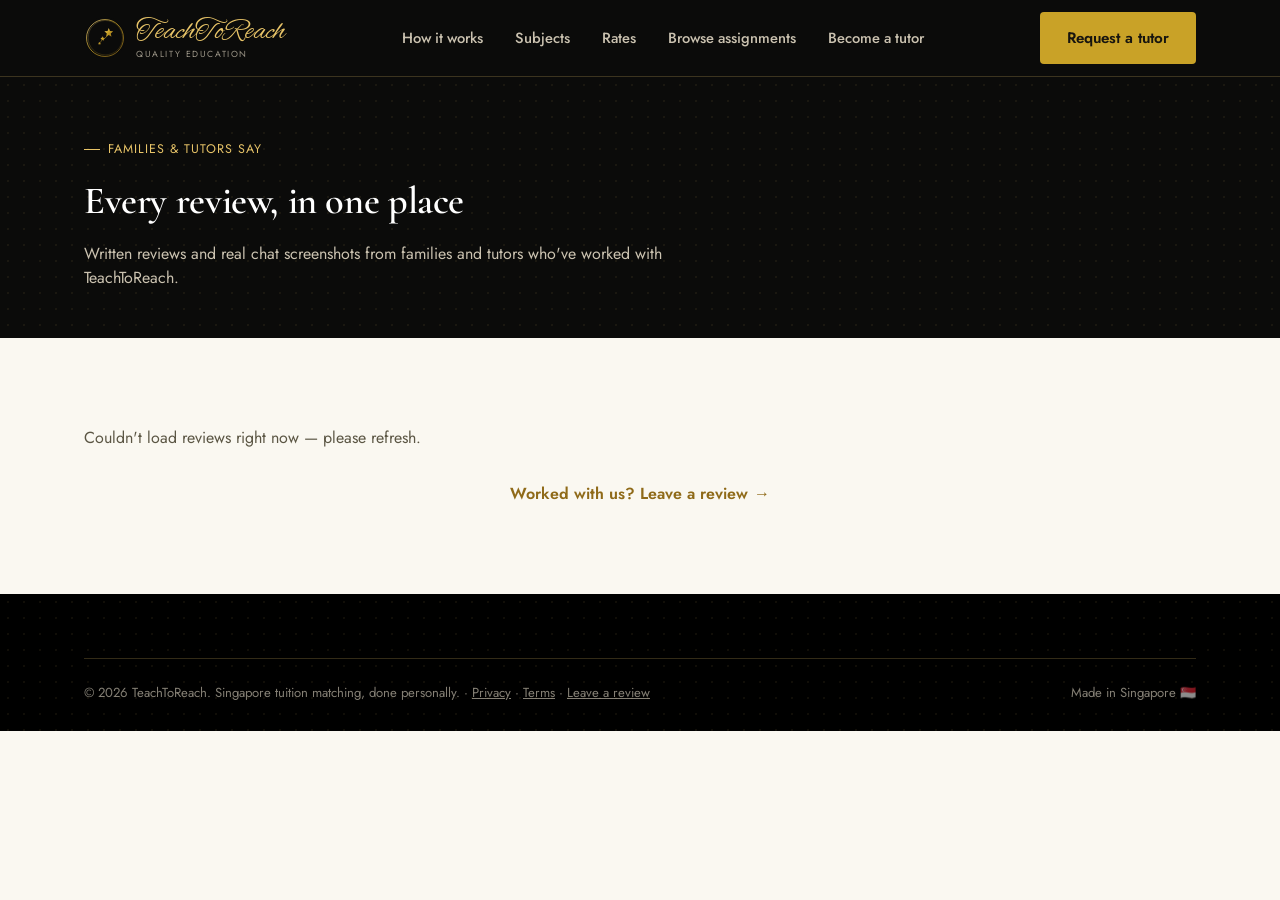
<file: reviews.html>
<!DOCTYPE html>
<html lang="en">
<head>
<meta charset="UTF-8">
<meta name="viewport" content="width=device-width, initial-scale=1.0">
<title>Reviews — TeachToReach</title>
<meta name="description" content="Every review families and tutors have shared about working with TeachToReach.">
<meta property="og:type" content="website">
<meta property="og:site_name" content="TeachToReach">
<meta property="og:title" content="Reviews — TeachToReach">
<meta property="og:description" content="Every review families and tutors have shared about working with TeachToReach.">
<meta property="og:image" content="https://teach-to-reach.netlify.app/assets/og-image.png">
<meta property="og:image:width" content="1200">
<meta property="og:image:height" content="630">
<meta property="og:url" content="https://teach-to-reach.netlify.app/reviews.html">
<meta name="twitter:card" content="summary_large_image">
<meta name="twitter:title" content="Reviews — TeachToReach">
<meta name="twitter:description" content="Every review families and tutors have shared about working with TeachToReach.">
<meta name="twitter:image" content="https://teach-to-reach.netlify.app/assets/og-image.png">
<link rel="icon" href="assets/logo.svg" type="image/svg+xml">
<link rel="stylesheet" href="css/styles.css?v=10">
</head>
<body>

<nav class="site-nav">
  <div class="container inner">
    <a href="index.html" class="logo"><img src="assets/logo.svg" alt="TeachToReach" class="mark"><span><span class="wordmark">TeachToReach</span><span class="logo-tagline">Quality Education</span></span></a>
    <ul class="nav-links">
      <li><a href="index.html#how-it-works">How it works</a></li>
      <li><a href="index.html#subjects">Subjects</a></li>
      <li><a href="index.html#rates">Rates</a></li>
      <li><a href="assignments.html">Browse assignments</a></li>
      <li><a href="become-tutor.html">Become a tutor</a></li>
    </ul>
    <div class="nav-cta">
      <a href="request-tutor.html" class="btn btn-coral">Request a tutor</a>
      <button class="nav-toggle" aria-label="Menu">☰</button>
    </div>
  </div>
</nav>

<header class="page-head">
  <div class="container">
    <span class="eyebrow">Families &amp; tutors say</span>
    <h1>Every review, in one place</h1>
    <p>Written reviews and real chat screenshots from families and tutors who've worked with TeachToReach.</p>
  </div>
</header>

<section>
  <div class="container">
    <div class="all-reviews-grid reveal">
      <p style="color:var(--ink-soft);">Loading reviews…</p>
    </div>
    <p style="text-align:center;margin-top:32px;">
      <a href="leave-a-review.html" class="btn-ghost">Worked with us? Leave a review</a>
    </p>
  </div>
</section>

<footer>
  <div class="container">
    <div class="foot-bottom">
      <span>© 2026 TeachToReach. Singapore tuition matching, done personally. · <a href="privacy.html" style="text-decoration:underline;">Privacy</a> · <a href="terms.html" style="text-decoration:underline;">Terms</a> · <a href="leave-a-review.html" style="text-decoration:underline;">Leave a review</a></span>
      <span>Made in Singapore 🇸🇬</span>
    </div>
  </div>
</footer>

<script src="js/main.js?v=10"></script>
</body>
</html>
</file>
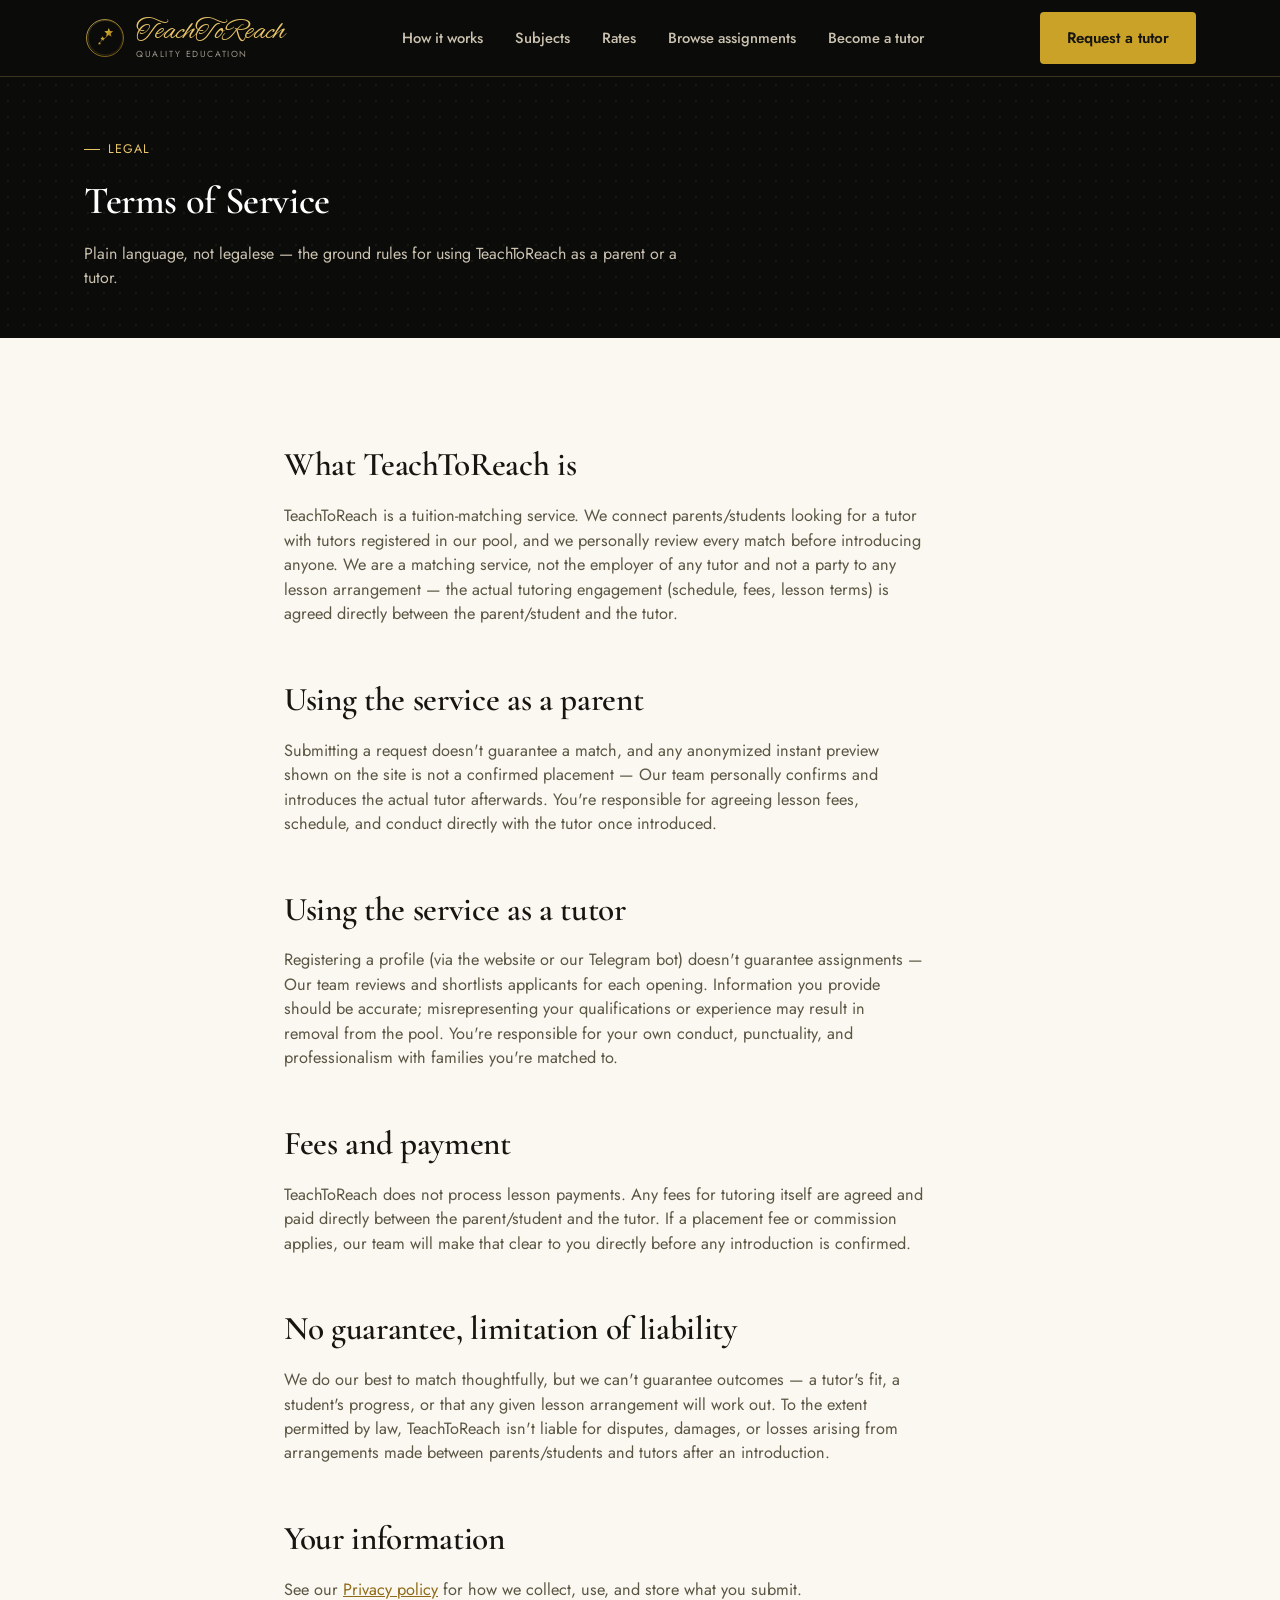
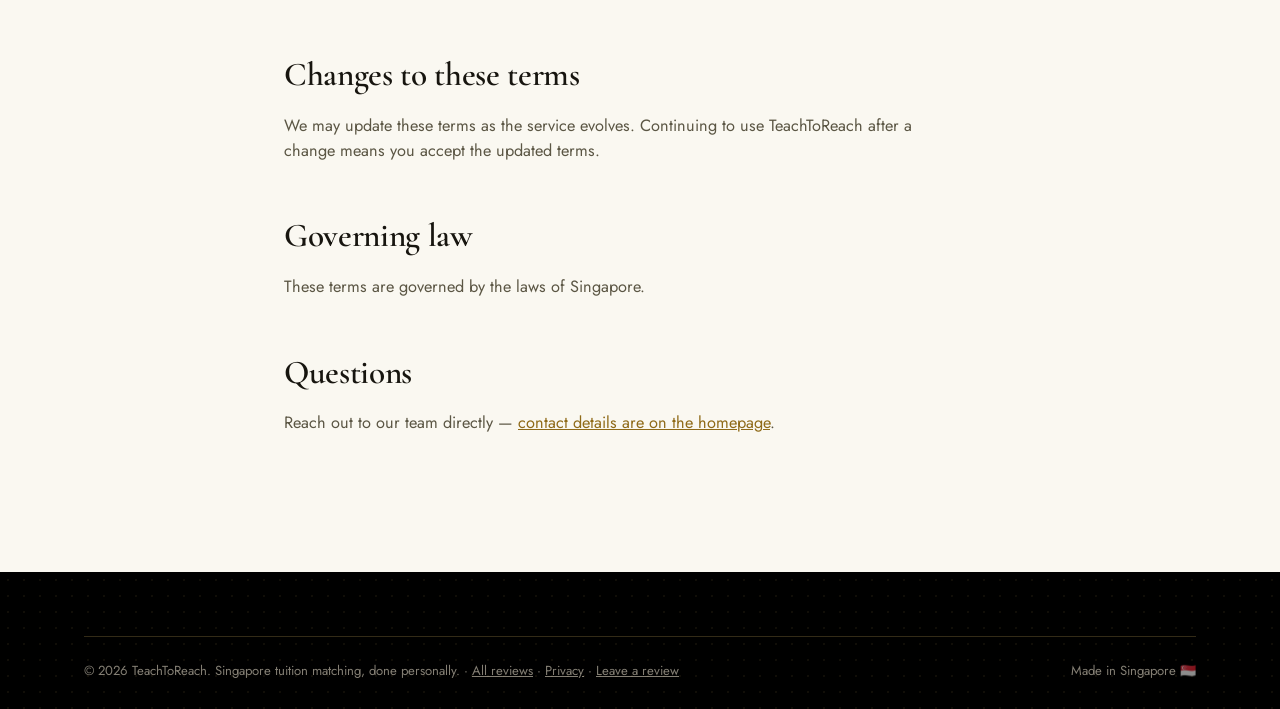
<file: terms.html>
<!DOCTYPE html>
<html lang="en">
<head>
<meta charset="UTF-8">
<meta name="viewport" content="width=device-width, initial-scale=1.0">
<title>Terms of Service — TeachToReach</title>
<meta name="description" content="The terms that apply to using TeachToReach as a parent or a tutor.">
<link rel="icon" href="assets/logo.svg" type="image/svg+xml">
<link rel="stylesheet" href="css/styles.css?v=10">
</head>
<body>

<nav class="site-nav">
  <div class="container inner">
    <a href="index.html" class="logo"><img src="assets/logo.svg" alt="TeachToReach" class="mark"><span><span class="wordmark">TeachToReach</span><span class="logo-tagline">Quality Education</span></span></a>
    <ul class="nav-links">
      <li><a href="index.html#how-it-works">How it works</a></li>
      <li><a href="index.html#subjects">Subjects</a></li>
      <li><a href="index.html#rates">Rates</a></li>
      <li><a href="assignments.html">Browse assignments</a></li>
      <li><a href="become-tutor.html">Become a tutor</a></li>
    </ul>
    <div class="nav-cta">
      <a href="request-tutor.html" class="btn btn-coral">Request a tutor</a>
      <button class="nav-toggle" aria-label="Menu">☰</button>
    </div>
  </div>
</nav>

<header class="page-head">
  <div class="container">
    <span class="eyebrow">Legal</span>
    <h1>Terms of Service</h1>
    <p>Plain language, not legalese — the ground rules for using TeachToReach as a parent or a tutor.</p>
  </div>
</header>

<section>
  <div class="container" style="max-width:760px;">
    <div class="section-head">
      <h2>What TeachToReach is</h2>
      <p>TeachToReach is a tuition-matching service. We connect parents/students looking for a tutor with tutors registered in our pool, and we personally review every match before introducing anyone. We are a matching service, not the employer of any tutor and not a party to any lesson arrangement — the actual tutoring engagement (schedule, fees, lesson terms) is agreed directly between the parent/student and the tutor.</p>
    </div>

    <div class="section-head">
      <h2>Using the service as a parent</h2>
      <p>Submitting a request doesn't guarantee a match, and any anonymized instant preview shown on the site is not a confirmed placement — Our team personally confirms and introduces the actual tutor afterwards. You're responsible for agreeing lesson fees, schedule, and conduct directly with the tutor once introduced.</p>
    </div>

    <div class="section-head">
      <h2>Using the service as a tutor</h2>
      <p>Registering a profile (via the website or our Telegram bot) doesn't guarantee assignments — Our team reviews and shortlists applicants for each opening. Information you provide should be accurate; misrepresenting your qualifications or experience may result in removal from the pool. You're responsible for your own conduct, punctuality, and professionalism with families you're matched to.</p>
    </div>

    <div class="section-head">
      <h2>Fees and payment</h2>
      <p>TeachToReach does not process lesson payments. Any fees for tutoring itself are agreed and paid directly between the parent/student and the tutor. If a placement fee or commission applies, our team will make that clear to you directly before any introduction is confirmed.</p>
    </div>

    <div class="section-head">
      <h2>No guarantee, limitation of liability</h2>
      <p>We do our best to match thoughtfully, but we can't guarantee outcomes — a tutor's fit, a student's progress, or that any given lesson arrangement will work out. To the extent permitted by law, TeachToReach isn't liable for disputes, damages, or losses arising from arrangements made between parents/students and tutors after an introduction.</p>
    </div>

    <div class="section-head">
      <h2>Your information</h2>
      <p>See our <a href="privacy.html" style="color:var(--jade);text-decoration:underline;">Privacy policy</a> for how we collect, use, and store what you submit.</p>
    </div>

    <div class="section-head">
      <h2>Changes to these terms</h2>
      <p>We may update these terms as the service evolves. Continuing to use TeachToReach after a change means you accept the updated terms.</p>
    </div>

    <div class="section-head">
      <h2>Governing law</h2>
      <p>These terms are governed by the laws of Singapore.</p>
    </div>

    <div class="section-head">
      <h2>Questions</h2>
      <p>Reach out to our team directly — <a href="index.html" style="color:var(--jade);text-decoration:underline;">contact details are on the homepage</a>.</p>
    </div>
  </div>
</section>

<footer>
  <div class="container">
    <div class="foot-bottom">
      <span>© 2026 TeachToReach. Singapore tuition matching, done personally. · <a href="reviews.html" style="text-decoration:underline;">All reviews</a> · <a href="privacy.html" style="text-decoration:underline;">Privacy</a> · <a href="leave-a-review.html" style="text-decoration:underline;">Leave a review</a></span>
      <span>Made in Singapore 🇸🇬</span>
    </div>
  </div>
</footer>

<script src="js/main.js?v=10"></script>
</body>
</html>
</file>
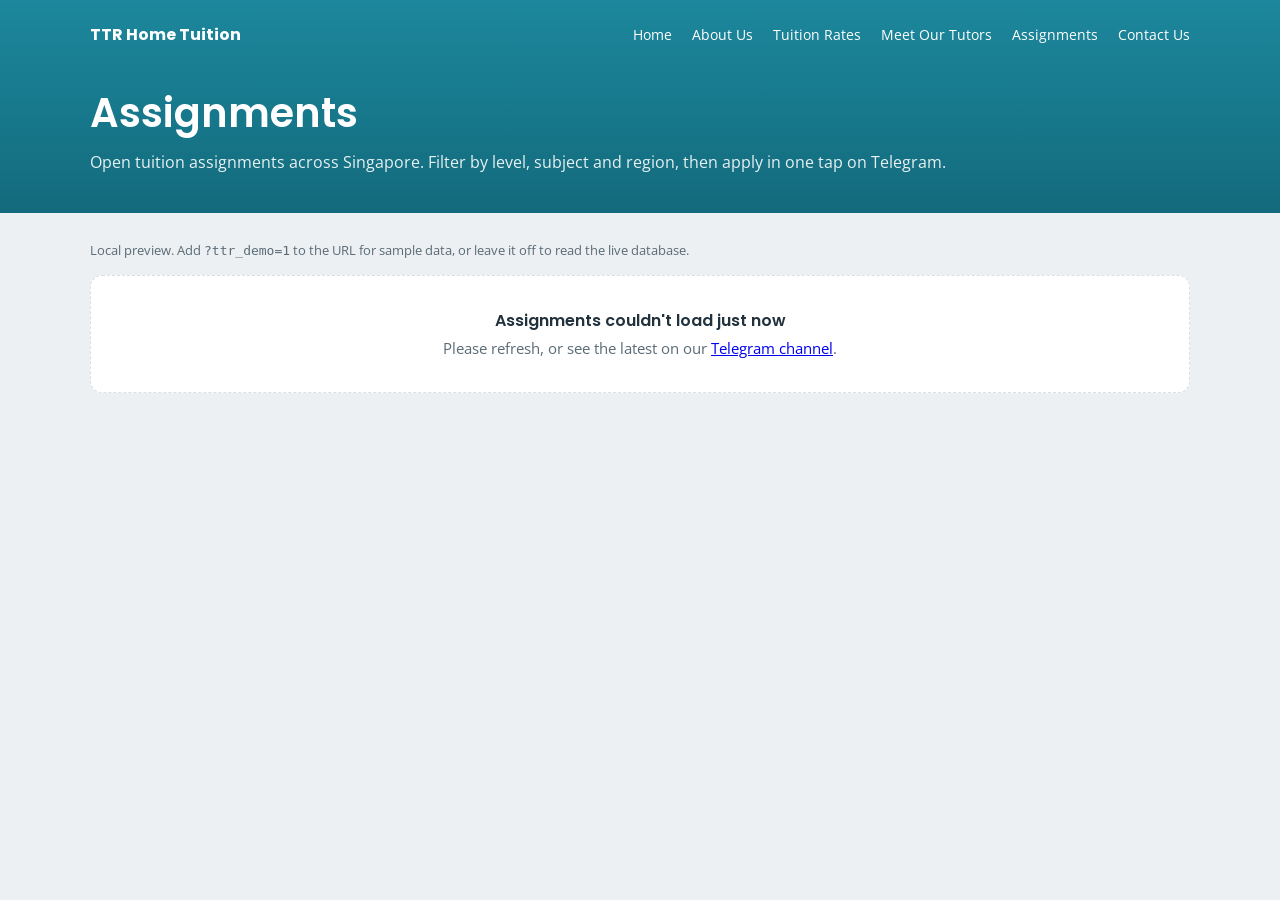
<file: wordpress/demo.html>
<!DOCTYPE html>
<html lang="en">
<head>
<meta charset="utf-8">
<meta name="viewport" content="width=device-width, initial-scale=1">
<title>Assignments demo</title>
<!-- Local preview only: roughly mimics ttrhometuition.sg's page shell so the
     widget can be judged in context. On the real site, only
     assignments-widget.html is pasted into an Elementor HTML widget. -->
<link rel="preconnect" href="https://fonts.googleapis.com">
<link href="https://fonts.googleapis.com/css2?family=Open+Sans:wght@400;600&family=Poppins:wght@600&display=swap" rel="stylesheet">
<style>
  body { margin: 0; background: #ecf0f2; font-family: "Open Sans", sans-serif; color: #22323d; }
  .hero { background: linear-gradient(rgba(0,121,145,.88), rgba(0,95,114,.92)); color: #fff; padding: 22px 16px 40px; }
  .nav { max-width: 1100px; margin: 0 auto 36px; display: flex; flex-wrap: wrap; gap: 6px 20px; align-items: center; font-size: 14px; }
  .nav b { font-family: Poppins, sans-serif; font-size: 16px; margin-right: auto; }
  .hero h1 { max-width: 1100px; margin: 0 auto 8px; font: 600 40px Poppins, sans-serif; }
  .hero p { max-width: 1100px; margin: 0 auto; opacity: .9; }
  main { padding: 28px 16px 60px; }
  .note { max-width: 1100px; margin: 0 auto 16px; font-size: 13px; color: #5b6b76; }
</style>
</head>
<body>
  <header class="hero">
    <nav class="nav"><b>TTR Home Tuition</b><span>Home</span><span>About Us</span><span>Tuition Rates</span><span>Meet Our Tutors</span><span>Assignments</span><span>Contact Us</span></nav>
    <h1>Assignments</h1>
    <p>Open tuition assignments across Singapore. Filter by level, subject and region, then apply in one tap on Telegram.</p>
  </header>
  <main>
    <p class="note">Local preview. Add <code>?ttr_demo=1</code> to the URL for sample data, or leave it off to read the live database.</p>
    <div id="mount"></div>
  </main>
<script>
  // Load the exact snippet that gets pasted into WordPress, so the preview
  // can't drift from what ships. innerHTML doesn't run <script> tags, so the
  // script is re-created to execute.
  fetch('assignments-widget.html').then(function (r) { return r.text(); }).then(function (html) {
    var mount = document.getElementById('mount');
    mount.innerHTML = html;
    mount.querySelectorAll('script').forEach(function (old) {
      var s = document.createElement('script');
      s.textContent = old.textContent;
      old.replaceWith(s);
    });
  });
</script>
</body>
</html>
</file>
<file: css/styles.css>
/* ==========================================================================
   TeachToReach (TTR) — Design System
   Black-and-gold identity, drawn from the real TTR logo: gold ring, brush
   script wordmark, shooting-star mark, "Quality Education" tagline.
   Script: Alex Brush (logo only) / Display: Cormorant Garamond / Body: Jost
   ========================================================================== */

@import url('https://fonts.googleapis.com/css2?family=Alex+Brush&family=Cormorant+Garamond:ital,wght@0,500;0,600;0,700;1,500;1,600&family=Jost:wght@400;500;600;700&display=swap');

:root{
  --teal-deep: #0B0B0A;
  --teal-deep-2:#000000;
  --jade:       #8F6A18;
  --jade-dark:  #6B4E10;
  --coral:      #C9A227;
  --marigold:   #E8C468;
  --paper:      #FAF8F1;
  --paper-2:    #F1ECDD;
  --sand:       #EDE3CE;
  --ink:        #17150F;
  --ink-soft:   #5B5644;
  --line:       rgba(23,21,15,0.14);
  --line-on-dark: rgba(232,196,104,0.22);

  --font-display: 'Cormorant Garamond', serif;
  --font-script: 'Alex Brush', cursive;
  --font-body: 'Jost', sans-serif;
  --font-mono: 'Jost', sans-serif;

  --radius-s: 4px;
  --radius-m: 10px;
  --shadow-card: 0 1px 2px rgba(0,0,0,0.10), 0 8px 24px rgba(0,0,0,0.14);
  --container: 1160px;
}

*,*::before,*::after{ box-sizing:border-box; }
html{ scroll-behavior:smooth; }
body{
  margin:0;
  font-family:var(--font-body);
  color:var(--ink);
  background:var(--paper);
  -webkit-font-smoothing:antialiased;
  line-height:1.5;
}
img,svg{ display:block; max-width:100%; }
a{ color:inherit; text-decoration:none; }
ul{ list-style:none; margin:0; padding:0; }
h1,h2,h3,h4{ font-family:var(--font-display); margin:0; font-weight:600; letter-spacing:-0.01em; }
p{ margin:0; }
button{ font-family:inherit; cursor:pointer; }
input,select,textarea{ font-family:inherit; font-size:1rem; }

:focus-visible{
  outline:2.5px solid var(--coral);
  outline-offset:2px;
}

.container{
  max-width:var(--container);
  margin:0 auto;
  padding:0 24px;
}
.eyebrow{
  font-family:var(--font-mono);
  font-size:0.78rem;
  letter-spacing:0.08em;
  text-transform:uppercase;
  color:var(--jade);
  display:inline-flex;
  align-items:center;
  gap:8px;
}
.eyebrow::before{
  content:'';
  width:16px; height:1px;
  background:var(--jade);
}
section{ padding:88px 0; }
@media (max-width:720px){ section{ padding:56px 0; } }

/* ---------- Buttons ---------- */
.btn{
  display:inline-flex;
  align-items:center;
  justify-content:center;
  gap:8px;
  padding:14px 26px;
  border-radius:var(--radius-s);
  font-weight:600;
  font-size:0.95rem;
  border:1.5px solid transparent;
  transition:transform .15s ease, background .15s ease, border-color .15s ease, color .15s ease;
  white-space:nowrap;
}
.btn:hover{ transform:translateY(-1px); }
.btn-coral{ background:var(--coral); color:var(--ink); }
.btn-coral:hover{ background:var(--marigold); }
.btn-outline-dark{ border-color:var(--line-on-dark); color:var(--sand); }
.btn-outline-dark:hover{ border-color:var(--marigold); color:var(--marigold); }
.btn-outline{ border-color:var(--line); color:var(--ink); }
.btn-outline:hover{ border-color:var(--ink); }
.btn-jade{ background:var(--jade); color:#fff; font-weight:700; }
.btn-jade:hover{ background:var(--jade-dark); }
.split-card.tutor .btn-jade{ background:var(--ink); color:var(--marigold); }
.split-card.tutor .btn-jade:hover{ background:#000; }
.btn-block{ width:100%; }
.btn-ghost{ color:var(--jade); font-weight:600; }
.btn-ghost::after{ content:'→'; margin-left:6px; transition:transform .15s ease; display:inline-block; }
.btn-ghost:hover::after{ transform:translateX(3px); }

/* ---------- Tile badge (signature element: gold seal/medallion, echoing the logo's ring) ---------- */
.tile{
  --tile-c: var(--jade);
  width:64px; height:64px;
  background:var(--tile-c);
  border-radius:50%;
  border:1.5px solid rgba(255,255,255,0.35);
  display:flex;
  align-items:center;
  justify-content:center;
  color:#fff;
  flex-shrink:0;
  box-shadow: 0 6px 16px rgba(0,0,0,0.30);
}
.tile svg{ width:26px; height:26px; }
.tile-score{
  --tile-c: var(--marigold);
  width:66px; height:66px;
  flex-shrink:0;
  border-radius:50%;
  transform:rotate(-4deg);
  border:1.5px dashed rgba(255,255,255,0.5);
  font-family:var(--font-mono);
  font-weight:600;
  flex-direction:column;
  gap:0;
}
.tile-score .num{ font-size:1.05rem; line-height:1; font-weight:600; }
.tile-score .lbl{ font-size:0.52rem; letter-spacing:0.06em; opacity:0.9; }
.tile-score.high{ --tile-c: var(--jade); }
.tile-score.mid{ --tile-c: var(--marigold); }
.tile-score.low{ --tile-c: var(--ink-soft); }

/* ---------- Gold hairline divider ---------- */
.tile-divider{
  height:3px;
  background-image: linear-gradient(90deg,
    transparent 0%, var(--marigold) 20%, var(--coral) 50%, var(--marigold) 80%, transparent 100%);
  opacity:0.9;
}

/* ---------- Nav ---------- */
.site-nav{
  position:sticky; top:0; z-index:50;
  background:var(--teal-deep);
  border-bottom:1px solid var(--line-on-dark);
}
.site-nav .inner{
  display:flex; align-items:center; justify-content:space-between;
  height:76px;
}
.logo{
  font-family:var(--font-script);
  font-size:1.9rem; font-weight:400;
  color:var(--marigold);
  display:flex; align-items:center; gap:10px;
  line-height:1;
}
.logo img.mark{
  width:42px; height:42px; border-radius:50%;
  flex-shrink:0;
}
.logo > span{ display:flex; flex-direction:column; }
.logo .wordmark{ line-height:1; }
.logo-tagline{
  font-family:var(--font-body);
  font-size:0.55rem; letter-spacing:0.18em; text-transform:uppercase;
  color:var(--sand); opacity:0.65; display:block; margin-top:3px;
}
.nav-links{ display:flex; align-items:center; gap:32px; }
.nav-links a{
  color:var(--sand); font-size:0.92rem; font-weight:500; opacity:0.85;
}
.nav-links a:hover{ opacity:1; }
.nav-cta{ display:flex; gap:12px; align-items:center; flex-shrink:0; }
.nav-toggle{
  display:none; background:none; border:1.5px solid var(--line-on-dark); color:var(--sand);
  width:44px; height:44px; border-radius:var(--radius-s); font-size:1rem; flex-shrink:0;
  cursor:pointer; transition:border-color .15s ease, color .15s ease;
}
.nav-toggle:hover{ border-color:var(--marigold); color:var(--marigold); }
@media (max-width:880px){
  .nav-links{ display:none; }
  .nav-cta .btn-outline-dark{ display:none; }
  .nav-toggle{ display:block; }
}
@media (max-width:480px){
  .container{ padding:0 16px; }
  .site-nav .inner{ height:64px; }
  .logo{ font-size:1.4rem; gap:8px; }
  .logo img.mark{ width:34px; height:34px; }
  .logo-tagline{ font-size:0.46rem; letter-spacing:0.14em; }
  .nav-cta{ gap:8px; }
  .nav-cta .btn{ padding:9px 14px; font-size:0.8rem; }
}

/* ---------- Hero ---------- */
.hero{
  background:var(--teal-deep);
  color:var(--sand);
  padding:72px 0 0;
  overflow:hidden;
}
.hero .inner{
  display:grid;
  grid-template-columns:1.05fr 0.95fr;
  gap:56px;
  align-items:center;
  padding-bottom:64px;
}
@media (max-width:960px){
  .hero{ padding-top:40px; }
  .hero .inner{ grid-template-columns:1fr; gap:40px; padding-bottom:48px; }
}
.hero h1{
  font-size:clamp(2.2rem, 4vw, 3.4rem);
  color:#fff;
  line-height:1.08;
  margin:18px 0 20px;
}
.hero h1 em{ font-style:italic; color:var(--marigold); }
.hero p.lead{
  font-size:1.08rem;
  color:var(--sand);
  opacity:0.86;
  max-width:46ch;
  margin-bottom:32px;
}
.hero-ctas{ display:flex; gap:14px; flex-wrap:wrap; }

/* Match card mock */
.match-card{
  background:var(--paper);
  color:var(--ink);
  border-radius:var(--radius-m);
  padding:22px;
  box-shadow:var(--shadow-card);
  position:relative;
  max-width:390px;
  margin-left:auto;
}
@media (max-width:960px){
  .match-card{ max-width:100%; margin-left:0; }
}
.match-card .tg-strip{
  display:flex; align-items:center; gap:8px;
  font-family:var(--font-mono); font-size:0.72rem;
  color:var(--ink-soft); margin-bottom:14px;
}
.tg-dot{ width:8px; height:8px; border-radius:50%; background:#2AABEE; }
.match-card .row{ display:flex; align-items:flex-start; gap:14px; }
.match-card h4{ font-size:1.05rem; margin-bottom:4px; }
.match-card .tags{ display:flex; gap:6px; flex-wrap:wrap; margin:8px 0 10px; }
.tag{
  font-family:var(--font-mono); font-size:0.7rem;
  padding:4px 8px; border-radius:4px;
  background:var(--paper-2); color:var(--ink-soft);
  border:1px solid var(--line);
}
.match-card .meta{ font-size:0.85rem; color:var(--ink-soft); }
.match-card .why{
  margin-top:14px; padding-top:14px; border-top:1px dashed var(--line);
  font-size:0.82rem; color:var(--ink-soft);
}
.match-card .why b{ color:var(--jade); }

/* ---------- Section headers ---------- */
.section-head{ max-width:640px; margin-bottom:48px; }
.section-head h2{ font-size:clamp(1.7rem,2.6vw,2.3rem); margin:14px 0 14px; }
.section-head p{ color:var(--ink-soft); font-size:1.02rem; }
.section-head.center{ margin-left:auto; margin-right:auto; text-align:center; }

/* ---------- How it works ---------- */
.steps{ display:grid; grid-template-columns:repeat(3,1fr); gap:28px; }
.step{
  background:#fff; border:1px solid var(--line); border-radius:var(--radius-m);
  padding:28px;
}
.step .n{
  font-family:var(--font-mono); color:var(--coral); font-size:0.85rem;
  display:block; margin-bottom:14px;
}
.step h3{ font-size:1.15rem; margin-bottom:8px; }
.step p{ color:var(--ink-soft); font-size:0.94rem; }
@media (max-width:880px){ .steps{ grid-template-columns:1fr; } }

/* ---------- Audience split ---------- */
.split{ display:grid; grid-template-columns:1fr 1fr; gap:24px; }
.split-card{
  border-radius:var(--radius-m); padding:36px;
  display:flex; flex-direction:column; gap:14px;
}
.split-card.parent{ background:var(--teal-deep); color:var(--sand); }
.split-card.tutor{ background:var(--sand); border:1px solid var(--line); }
.split-card h3{ font-size:1.4rem; font-family:var(--font-display); }
.split-card.parent h3{ color:var(--marigold); }
.split-card ul{ display:flex; flex-direction:column; gap:8px; margin:6px 0 10px; }
.split-card li{ font-size:0.94rem; display:flex; gap:8px; }
.split-card.parent li{ color:rgba(237,227,206,0.85); }
.split-card.tutor li{ color:var(--ink-soft); }
@media (max-width:780px){ .split{ grid-template-columns:1fr; } }

/* ---------- Subject grid ---------- */
.subject-grid{ display:grid; grid-template-columns:repeat(auto-fill,minmax(150px,1fr)); gap:16px; }
.subject-chip{
  background:#fff; border:1px solid var(--line); border-radius:var(--radius-m);
  padding:18px; display:flex; flex-direction:column; gap:10px;
}
.subject-chip .tile{ width:44px; height:44px; }
.subject-chip .tile svg{ width:20px; height:20px; }
.subject-chip h4{ font-size:0.98rem; }
.subject-chip p{ font-size:0.8rem; color:var(--ink-soft); }

/* ---------- Rates table ---------- */
.rates-wrap{ overflow-x:auto; border:1px solid var(--line); border-radius:var(--radius-m); background:#fff; }
table.rates{ width:100%; border-collapse:collapse; min-width:640px; }
table.rates th,table.rates td{ padding:16px 18px; text-align:left; border-bottom:1px solid var(--line); font-size:0.92rem; }
table.rates th{ font-family:var(--font-mono); font-size:0.72rem; text-transform:uppercase; letter-spacing:0.05em; color:var(--ink-soft); background:var(--paper-2); }
table.rates td.tier{ font-weight:600; }
table.rates tr:last-child td{ border-bottom:none; }
table.rates td span.note{ display:block; font-size:0.75rem; color:var(--ink-soft); margin-top:2px; }

/* ---------- Testimonials ---------- */
.testi-grid{ display:grid; grid-template-columns:repeat(3,1fr); gap:24px; }
.testi{
  background:#fff; border:1px solid var(--line); border-radius:var(--radius-m); padding:26px;
  display:flex; flex-direction:column; gap:14px;
}
.testi .stars{ color:var(--marigold); letter-spacing:2px; font-size:0.9rem; }
.testi p{ font-size:0.95rem; color:var(--ink-soft); font-style:italic; }
.testi .who{ font-family:var(--font-mono); font-size:0.78rem; color:var(--ink); }
.testi-screenshot{
  width:100%; border-radius:var(--radius-s); border:1px solid var(--line);
  cursor:pointer; transition:opacity .15s ease;
}
.testi-screenshot:hover{ opacity:0.88; }
@media (max-width:880px){ .testi-grid{ grid-template-columns:1fr; } }
.all-reviews-grid{ display:grid; grid-template-columns:repeat(3,1fr); gap:24px; }
@media (max-width:880px){ .all-reviews-grid{ grid-template-columns:1fr; } }

/* ---------- FAQ ---------- */
.faq-item{ border-bottom:1px solid var(--line); }
.faq-q{
  width:100%; background:none; border:none; text-align:left;
  padding:20px 0; display:flex; justify-content:space-between; align-items:center;
  font-weight:600; font-size:1rem; color:var(--ink);
}
.faq-q .plus{ font-family:var(--font-mono); color:var(--coral); font-size:1.2rem; transition:transform .2s ease; }
.faq-item.open .faq-q .plus{ transform:rotate(45deg); }
.faq-a{ max-height:0; overflow:hidden; transition:max-height .25s ease; }
.faq-a p{ padding-bottom:20px; color:var(--ink-soft); font-size:0.94rem; max-width:70ch; }

/* ---------- CTA band ---------- */
.cta-band{
  background:var(--teal-deep); color:var(--sand); border-radius:var(--radius-m);
  padding:52px; display:flex; justify-content:space-between; align-items:center; gap:24px; flex-wrap:wrap;
}
.cta-band h2{ color:#fff; font-size:1.6rem; max-width:26ch; }
@media (max-width:780px){ .cta-band{ padding:34px; } }
@media (max-width:480px){ .cta-band{ padding:26px; } .cta-band h2{ font-size:1.35rem; } }

/* ---------- Footer ---------- */
footer{ background:var(--teal-deep-2); color:var(--sand); padding:64px 0 28px; }
.footer-grid{ display:grid; grid-template-columns:1.4fr 1fr 1fr 1fr; gap:32px; margin-bottom:48px; }
.footer-grid h5{ font-family:var(--font-mono); font-size:0.75rem; text-transform:uppercase; letter-spacing:0.06em; color:var(--marigold); margin-bottom:16px; }
.footer-grid a, .footer-grid p{ font-size:0.9rem; color:rgba(241,231,211,0.75); display:block; margin-bottom:10px; }
.footer-grid a:hover{ color:#fff; }
.foot-bottom{ border-top:1px solid var(--line-on-dark); padding-top:24px; font-size:0.82rem; color:rgba(241,231,211,0.55); display:flex; justify-content:space-between; flex-wrap:wrap; gap:10px; }
@media (max-width:880px){ .footer-grid{ grid-template-columns:1fr 1fr; } }
@media (max-width:520px){ .footer-grid{ grid-template-columns:1fr; gap:28px; } }

/* ---------- Forms (multi-step) ---------- */
.form-shell{
  background:#fff; border:1px solid var(--line); border-radius:var(--radius-m);
  padding:40px; max-width:760px; margin:0 auto;
}
@media (max-width:600px){ .form-shell{ padding:24px; } }
.progress{ display:flex; gap:8px; margin-bottom:36px; }
.progress .bar{ flex:1; height:4px; background:var(--line); border-radius:2px; overflow:hidden; }
.progress .bar span{ display:block; height:100%; width:0; background:var(--jade); transition:width .3s ease; }
.progress .bar.done span{ width:100%; }
.progress .bar.active span{ width:50%; }
.step-label{ font-family:var(--font-mono); font-size:0.75rem; color:var(--ink-soft); text-transform:uppercase; letter-spacing:0.05em; margin-bottom:6px; display:block; }
.step-pane{ display:none; }
.step-pane.active{ display:block; animation:fadein .25s ease; }
@keyframes fadein{ from{opacity:0; transform:translateY(6px);} to{opacity:1; transform:translateY(0);} }

.field{ margin-bottom:22px; }
.field label{ display:block; font-size:0.88rem; font-weight:600; margin-bottom:8px; }
.field .hint{ font-size:0.78rem; color:var(--ink-soft); font-weight:400; margin-top:6px; }
.field input[type=text], .field input[type=tel], .field input[type=email], .field input[type=number], .field select, .field textarea{
  width:100%; padding:12px 14px; border:1.5px solid var(--line); border-radius:var(--radius-s);
  background:var(--paper); color:var(--ink);
}
.field textarea{ resize:vertical; min-height:90px; }
.field input:focus, .field select:focus, .field textarea:focus{ border-color:var(--jade); }
.grid-2{ display:grid; grid-template-columns:1fr 1fr; gap:18px; }
@media (max-width:600px){ .grid-2{ grid-template-columns:1fr; } }

.chip-select{ display:flex; flex-wrap:wrap; gap:10px; }
.chip-select input{ display:none; }
.chip-select label{
  padding:9px 16px; border:1.5px solid var(--line); border-radius:20px;
  font-size:0.85rem; font-weight:500; color:var(--ink-soft); margin:0;
  transition:all .15s ease;
}
.chip-select input:checked + label{ background:var(--jade); border-color:var(--jade); color:#fff; }

/* ---------- Star rating input (review form) ---------- */
.star-input{ display:flex; flex-direction:row-reverse; justify-content:flex-end; gap:6px; }
.star-input input{ display:none; }
.star-input label{
  font-size:2.1rem; line-height:1; color:var(--line); cursor:pointer;
  transition:color .15s ease, transform .15s ease;
}
.star-input label:hover{ transform:scale(1.08); }
.star-input input:checked ~ label,
.star-input label:hover,
.star-input label:hover ~ label{ color:var(--marigold); }

.form-nav{ display:flex; justify-content:space-between; margin-top:32px; }
.form-error{ color:#B3261E; font-size:0.85rem; margin-top:16px; }

.success-pane{ text-align:center; padding:20px 0; }
.success-pane .tile{ margin:0 auto 20px; }
.success-pane h3{ font-size:1.4rem; margin-bottom:10px; }
.success-pane p{ color:var(--ink-soft); max-width:48ch; margin:0 auto 24px; }

/* ---------- Instant tutor-match teaser (in the request-a-tutor success pane) ---------- */
.match-teaser{
  text-align:left; max-width:520px; margin:0 auto 24px;
  padding-top:20px; border-top:1px dashed var(--line);
}
.match-teaser-intro{ font-weight:600; margin-bottom:10px; color:var(--ink); }
.match-teaser-card{
  display:flex; gap:14px; align-items:flex-start;
  padding:14px 0; border-bottom:1px solid var(--line);
}
.match-teaser-card:last-of-type{ border-bottom:none; }
.match-teaser-card .tile-score{ width:52px; height:52px; flex-shrink:0; }
.match-teaser-card h4{ font-size:1rem; margin-bottom:4px; }
.match-teaser-card .tags{ display:flex; gap:6px; flex-wrap:wrap; margin:6px 0; }
.match-teaser-card .meta{ font-size:0.85rem; color:var(--ink-soft); }
.match-teaser-note, .match-teaser-empty{ font-size:0.85rem; color:var(--ink-soft); margin-top:14px; }

/* ---------- Assignments page ---------- */
.filters{ display:flex; gap:14px; flex-wrap:wrap; margin-bottom:36px; }
.filters select{ padding:10px 14px; border:1.5px solid var(--line); border-radius:var(--radius-s); background:#fff; }
.assignment-grid{ display:grid; grid-template-columns:repeat(2,1fr); gap:20px; }
@media (max-width:880px){ .assignment-grid{ grid-template-columns:1fr; } }
.assignment-card{
  background:#fff; border:1px solid var(--line); border-radius:var(--radius-m); padding:24px;
  display:flex; gap:16px;
}
.assignment-card .body{ flex:1; }
.assignment-card h4{ font-size:1.05rem; margin-bottom:6px; }
.assignment-card .tags{ display:flex; gap:6px; flex-wrap:wrap; margin:8px 0 12px; }
.assignment-card .meta-row{ display:flex; justify-content:space-between; align-items:center; font-size:0.85rem; color:var(--ink-soft); margin-top:10px; padding-top:12px; border-top:1px dashed var(--line); }
.assignment-card .rate{ font-family:var(--font-mono); font-weight:500; color:var(--ink); }

/* ---------- Page header (inner pages) ---------- */
.page-head{ background:var(--teal-deep); color:var(--sand); padding:56px 0 48px; }
.page-head .eyebrow{ color:var(--marigold); }
.page-head .eyebrow::before{ background:var(--marigold); }
.page-head h1{ color:#fff; font-size:clamp(1.9rem,3vw,2.6rem); margin-top:14px; }
.page-head p{ color:var(--sand); opacity:0.85; max-width:60ch; margin-top:12px; }

.notice{
  background:var(--paper-2); border:1px dashed var(--line); border-radius:var(--radius-s);
  padding:14px 16px; font-size:0.85rem; color:var(--ink-soft); margin-bottom:28px;
}
.notice b{ color:var(--jade); }

/* ---------- Telegram channel CTA (become-tutor page) ---------- */
.telegram-cta{
  background:#fff; border:1.5px solid var(--line); border-left:4px solid #2AABEE;
  border-radius:var(--radius-m); padding:28px; margin-bottom:28px;
  display:flex; flex-wrap:wrap; gap:20px; align-items:center; justify-content:space-between;
}
.telegram-cta-text{ flex:1; min-width:240px; }
.telegram-cta-text .tg-strip{ margin-bottom:10px; }
.telegram-cta-text h3{ font-size:1.2rem; margin-bottom:8px; }
.telegram-cta-text p{ color:var(--ink-soft); font-size:0.92rem; max-width:56ch; }
.telegram-cta-btn{ flex-shrink:0; white-space:nowrap; }

/* ---------- Texture: faint dot-grain on dark surfaces ---------- */
.hero, .split-card.parent, .cta-band, footer, .page-head{ position:relative; }
.hero::before, .split-card.parent::before, .cta-band::before, footer::before, .page-head::before{
  content:''; position:absolute; inset:0; pointer-events:none;
  background-image:radial-gradient(rgba(232,196,104,0.07) 1px, transparent 1.4px);
  background-size:16px 16px;
}
.hero > .container, .hero .tile-divider,
.split-card.parent > *, .cta-band > *, footer > .container, .page-head > .container{
  position:relative; z-index:1;
}

/* ---------- Hero star watermark ---------- */
.hero-deco{
  position:absolute; top:-40px; right:-40px; width:380px; height:380px;
  opacity:0.08; pointer-events:none; z-index:0;
}
@media (max-width:960px){ .hero-deco{ width:260px; height:260px; top:-20px; right:-30px; } }

/* ---------- Live status dot ---------- */
.tg-dot{ position:relative; }
.tg-dot::after{
  content:''; position:absolute; inset:0; border-radius:50%;
  background:#2AABEE; animation:pulse-ring 2s ease-out infinite;
}
@keyframes pulse-ring{
  0%{ transform:scale(1); opacity:0.7; }
  100%{ transform:scale(2.6); opacity:0; }
}

/* ---------- Card hover-lift ---------- */
.step, .subject-chip, .testi, .assignment-card, .split-card{
  transition:transform .22s ease, box-shadow .22s ease;
}
.step:hover, .subject-chip:hover, .testi:hover, .assignment-card:hover{
  transform:translateY(-4px);
  box-shadow:var(--shadow-card);
}
.split-card:hover{ transform:translateY(-3px); }

/* ---------- Nav scroll shadow ---------- */
.site-nav{ transition:box-shadow .2s ease; }
.site-nav.scrolled{ box-shadow:0 8px 24px rgba(0,0,0,0.35); }

/* ---------- Testimonial avatars ---------- */
.testi .who{ display:flex; align-items:center; gap:10px; }
.testi .avatar{
  width:30px; height:30px; border-radius:50%; flex-shrink:0;
  display:flex; align-items:center; justify-content:center;
  background:linear-gradient(135deg, var(--marigold), var(--jade));
  color:#fff; font-family:var(--font-mono); font-size:0.68rem; font-weight:600;
}

/* ---------- Scroll reveal (subtle, staggered per child) ---------- */
.reveal > *{
  opacity:0; transform:translateY(12px);
  transition:opacity .35s cubic-bezier(.25,.46,.45,.94), transform .35s cubic-bezier(.25,.46,.45,.94);
}
.reveal.in > *{ opacity:1; transform:translateY(0); }
.reveal.in > *:nth-child(1){ transition-delay:0ms; }
.reveal.in > *:nth-child(2){ transition-delay:60ms; }
.reveal.in > *:nth-child(3){ transition-delay:120ms; }
.reveal.in > *:nth-child(4){ transition-delay:180ms; }
.reveal.in > *:nth-child(5){ transition-delay:240ms; }
.reveal.in > *:nth-child(6){ transition-delay:300ms; }
.reveal.in > *:nth-child(n+7){ transition-delay:340ms; }

/* ---------- Hero entrance sequence (page load, once) ---------- */
.hero-enter{
  opacity:0; transform:translateY(14px);
  transition:opacity .5s cubic-bezier(.25,.46,.45,.94), transform .5s cubic-bezier(.25,.46,.45,.94);
}
.hero-enter.in{ opacity:1; transform:translateY(0); }
.hero-enter.d1{ transition-delay:0ms; }
.hero-enter.d2{ transition-delay:80ms; }
.hero-enter.d3{ transition-delay:160ms; }
.hero-enter.d4{ transition-delay:240ms; }
.hero-enter.d5{ transition-delay:340ms; }

@media (prefers-reduced-motion:reduce){
  .reveal > *, .hero-enter{ opacity:1; transform:none; transition:none; }
  .tg-dot::after{ animation:none; }
}

/* ---------- Coverage marquee ---------- */
.marquee-strip{
  background:var(--ink); border-top:1px solid var(--line-on-dark); border-bottom:1px solid var(--line-on-dark);
  overflow:hidden; padding:16px 0;
}
.marquee-track{
  display:flex; gap:40px; white-space:nowrap; width:max-content;
  animation:marquee 32s linear infinite;
}
.marquee-strip:hover .marquee-track{ animation-play-state:paused; }
.marquee-track span{
  font-family:var(--font-mono); font-size:0.82rem; letter-spacing:0.06em; text-transform:uppercase;
  color:var(--sand); opacity:0.7; display:inline-flex; align-items:center; gap:10px;
}
.marquee-track span::before{ content:'\2726'; color:var(--marigold); font-size:0.7rem; }
@keyframes marquee{ from{ transform:translateX(0); } to{ transform:translateX(-50%); } }
@media (prefers-reduced-motion:reduce){ .marquee-track{ animation:none; } }
</file>
